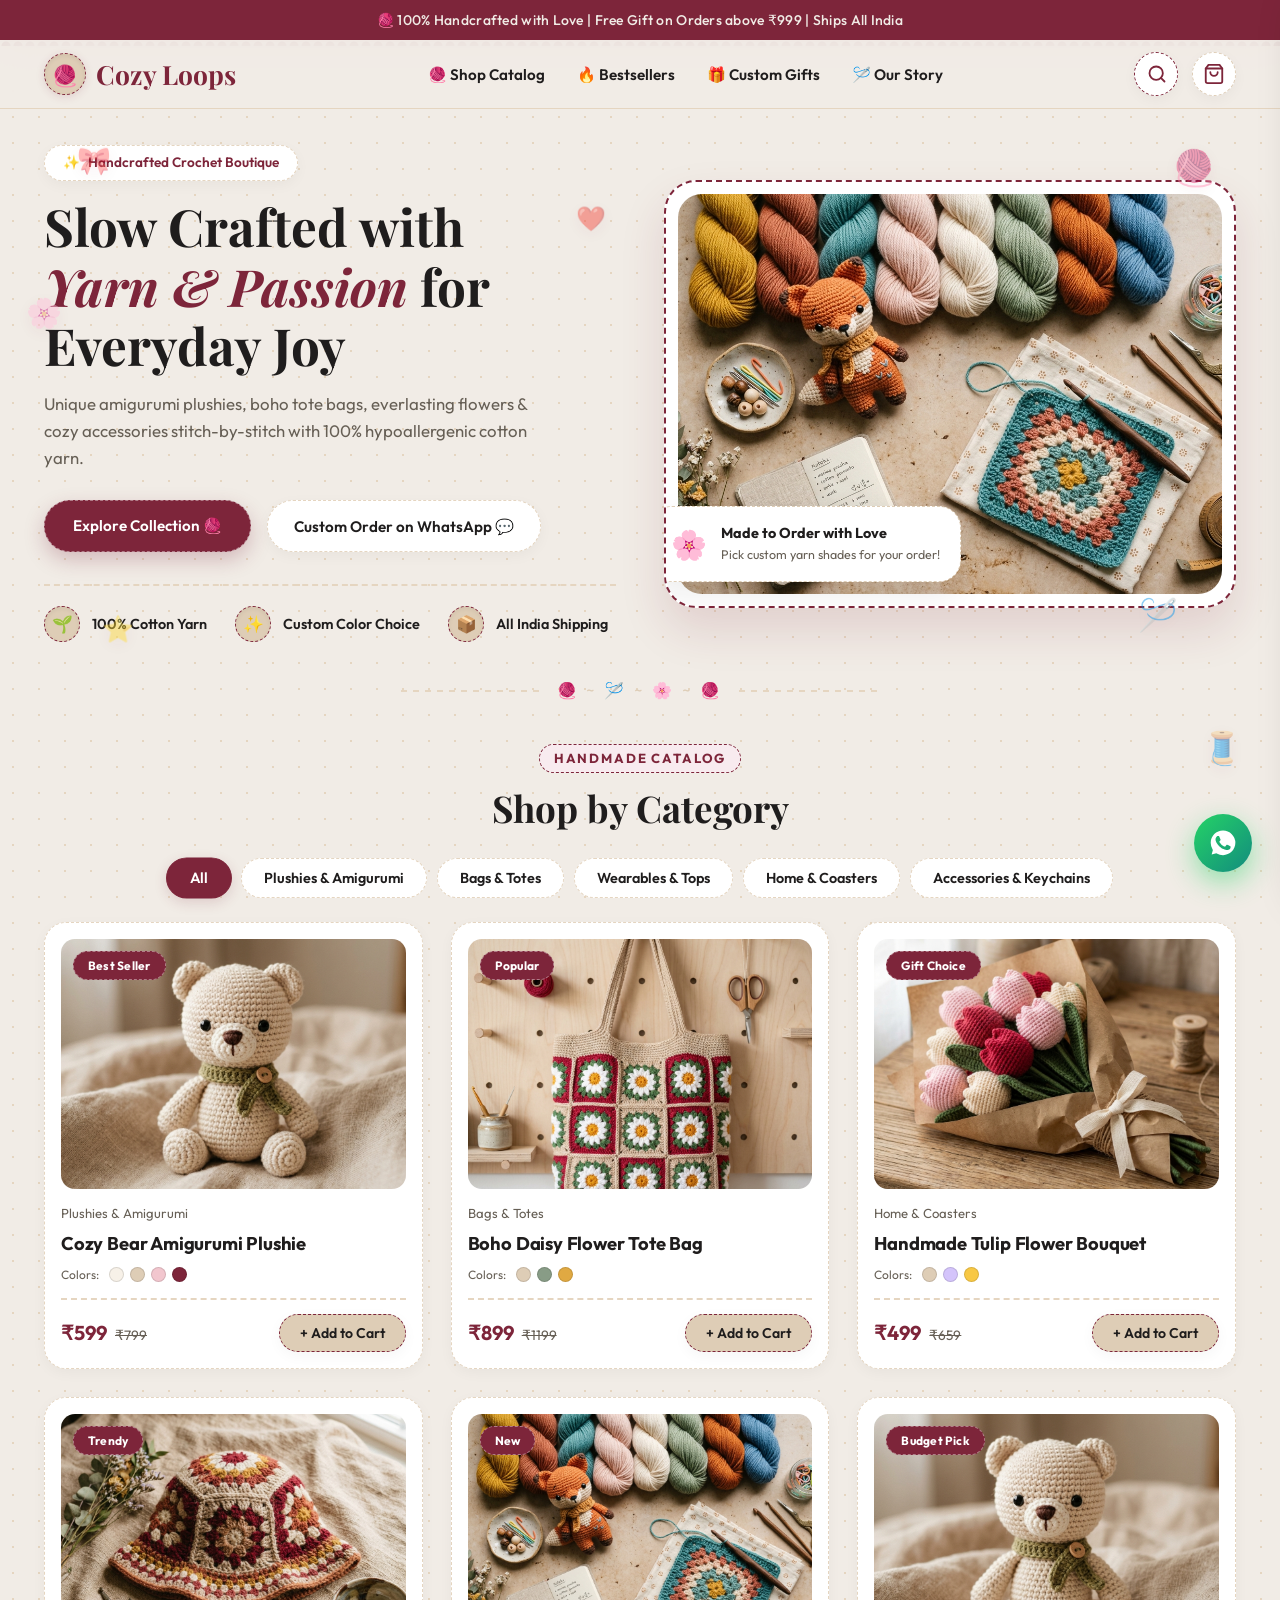
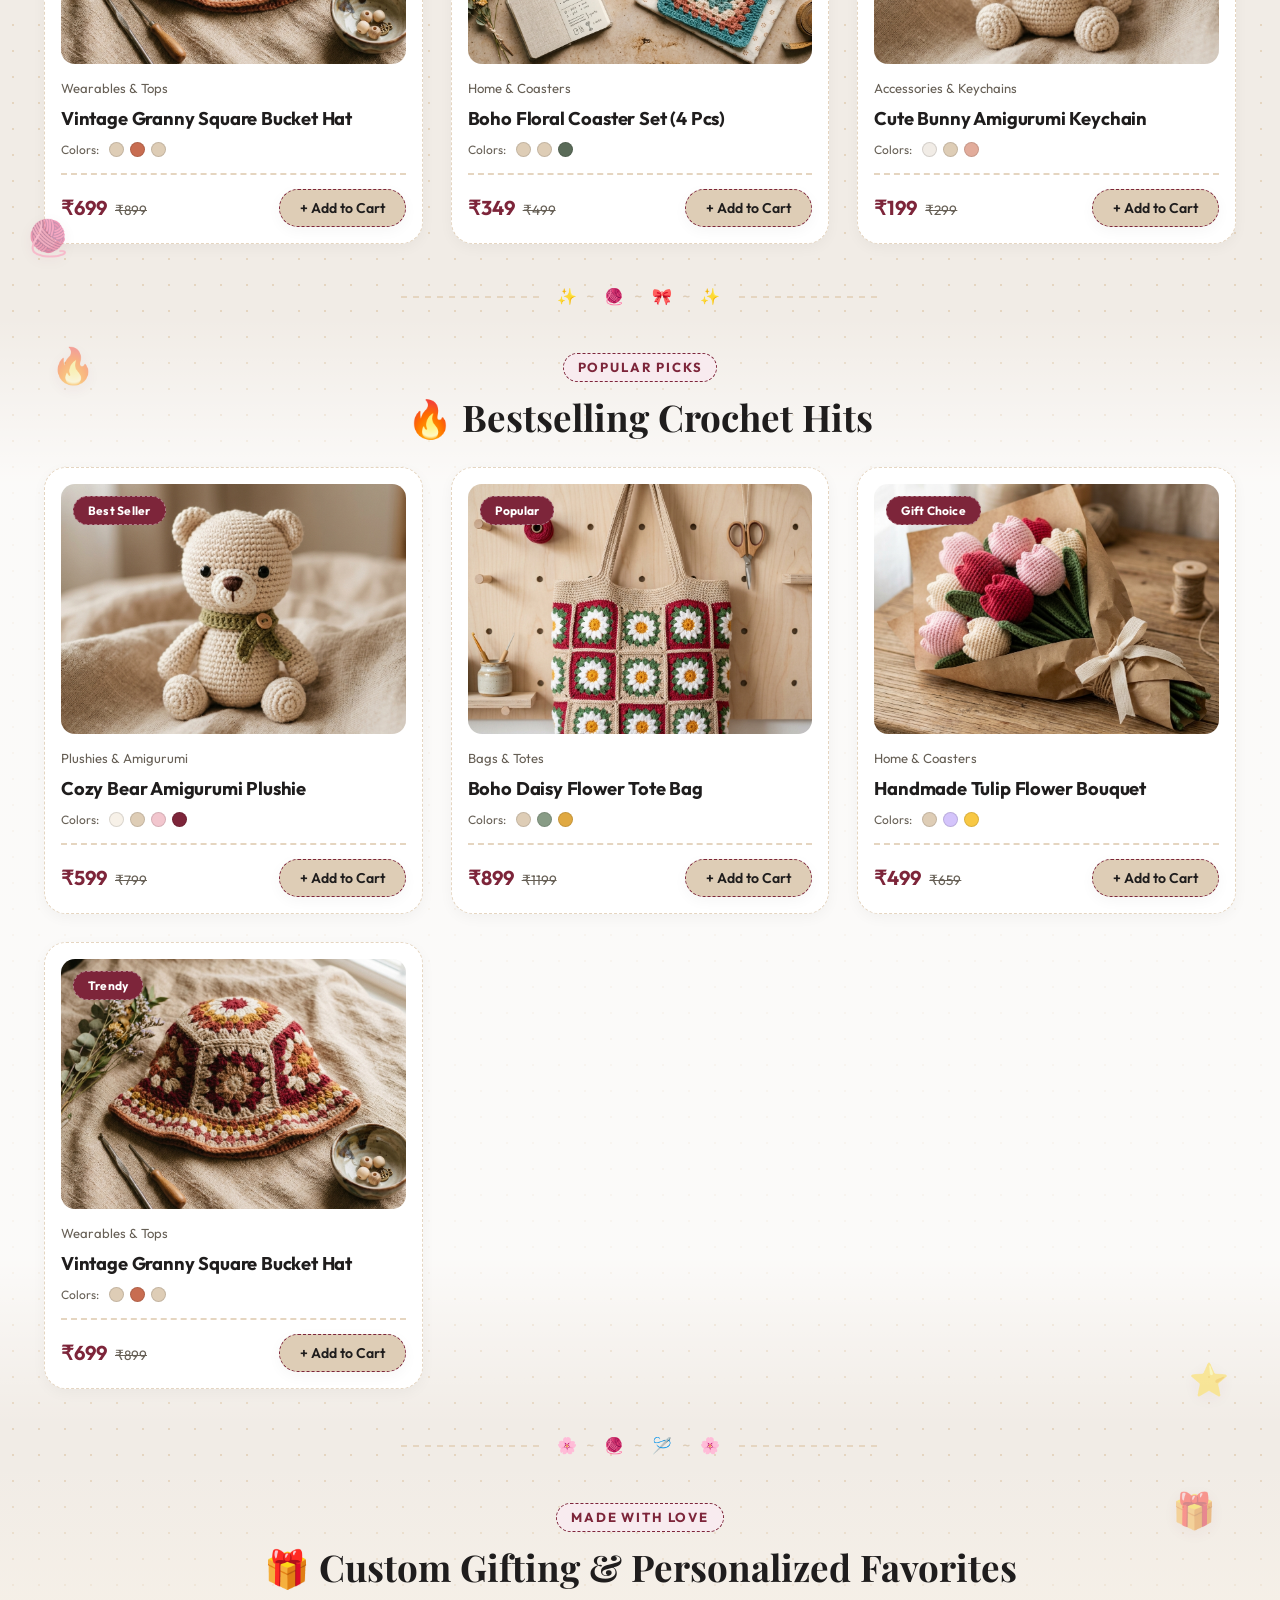
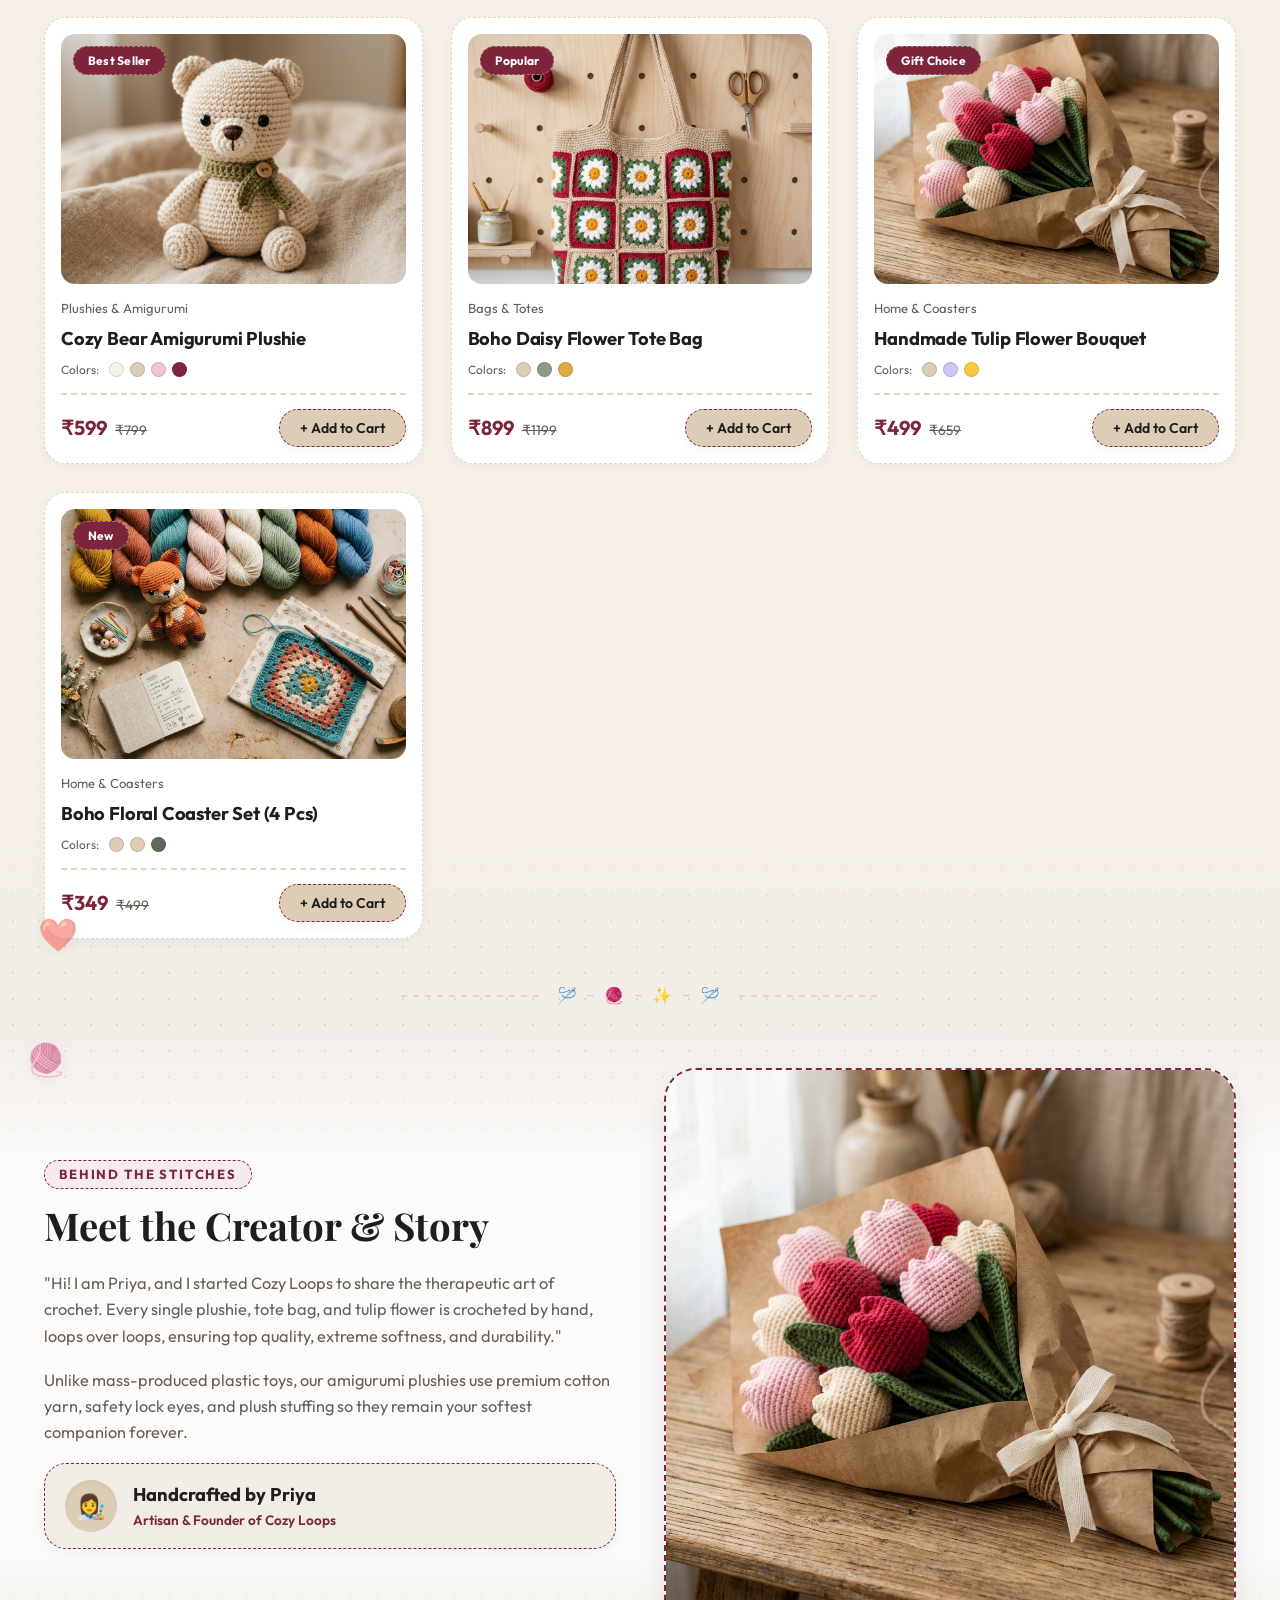
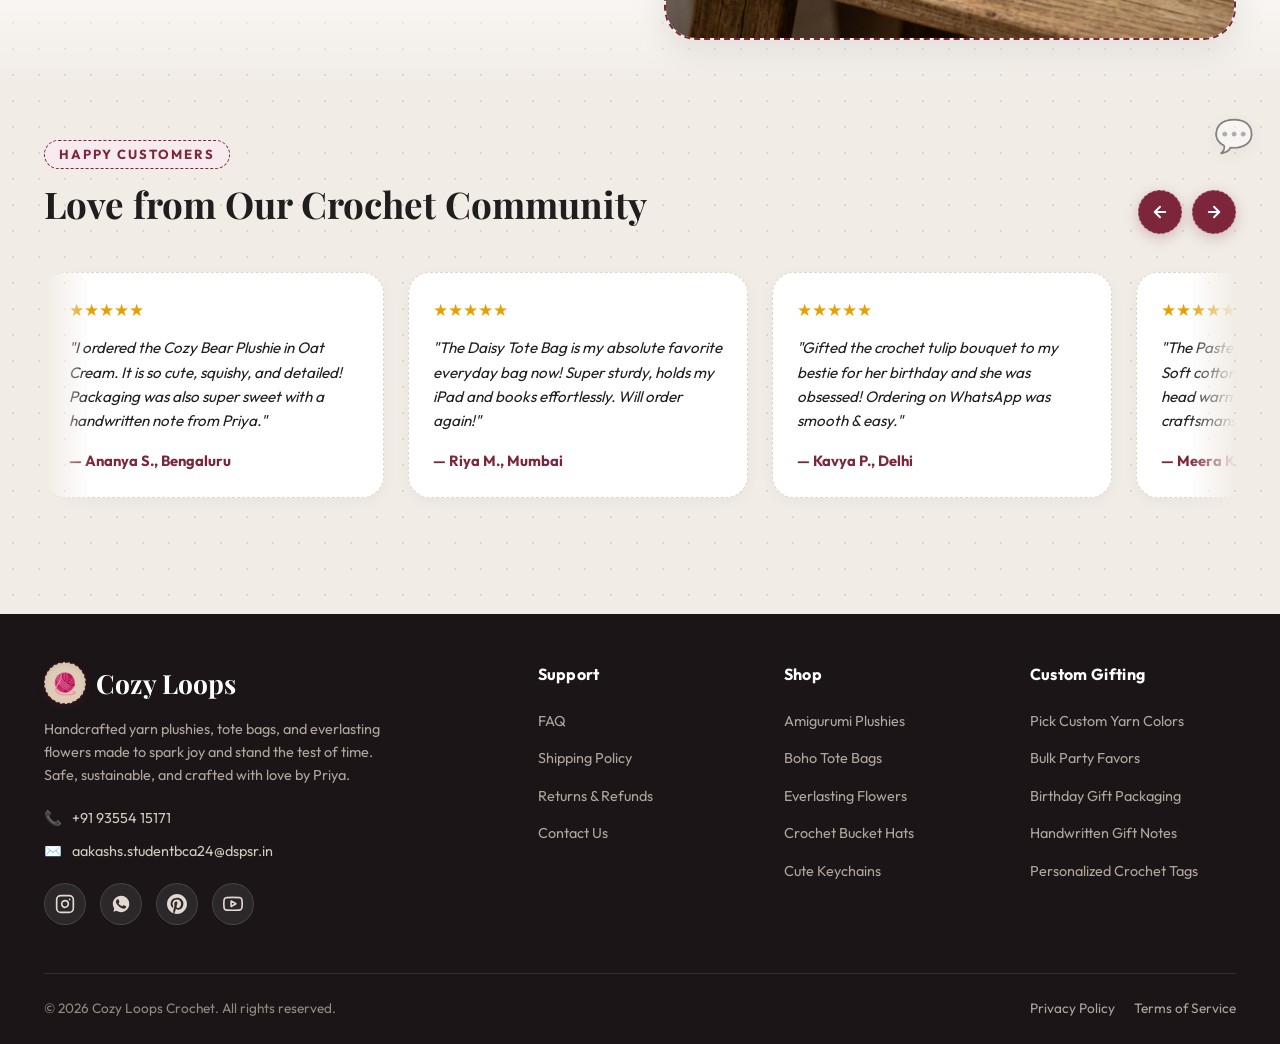
<file: index.html>
<!DOCTYPE html>
<html lang="en">
<head>
  <meta charset="UTF-8">
  <meta name="viewport" content="width=device-width, initial-scale=1.0">
  <title>Cozy Loops Crochet | Handcrafted Amigurumi, Plushies & Boho Accessories</title>
  <meta name="description" content="Boutique handmade crochet products made by Priya with 100% premium cotton yarn. Amigurumi plushies, daisy tote bags, flower bouquets, and custom color orders via WhatsApp.">
  <link rel="stylesheet" href="styles.css">
</head>
<body>

  <!-- Top Announcement Bar with Stitched Scallop Edge -->
  <div class="announcement-bar">
    <span id="announcementText">🧶 100% Handcrafted with Love | Free Gift on Orders above ₹999 | Ships All India</span>
  </div>

  <!-- Main Sticky Navbar -->
  <nav class="navbar">
    <div class="container nav-container">
      <a href="javascript:void(0)" class="brand-logo" onclick="showView('shop')">
        <div class="logo-icon">🧶</div>
        <span>Cozy Loops</span>
      </a>

      <!-- Navigation Links -->
      <ul class="nav-links">
        <li><a href="javascript:void(0)" onclick="scrollToSection('shop')">🧶 Shop Catalog</a></li>
        <li><a href="javascript:void(0)" onclick="scrollToSection('bestsellers')">🔥 Bestsellers</a></li>
        <li><a href="javascript:void(0)" onclick="scrollToSection('custom-gifts')">🎁 Custom Gifts</a></li>
        <li><a href="javascript:void(0)" onclick="scrollToSection('story')">🪡 Our Story</a></li>
      </ul>

      <!-- Header Actions: Expandable Search Capsule + Crisp Vector Cart Icon -->
      <div class="nav-actions">
        <!-- Expandable Search Capsule in Header -->
        <div class="expandable-search-capsule" id="headerSearchCapsule">
          <button class="search-capsule-icon" onclick="toggleHeaderSearch(event)" title="Search Store">
            <svg width="20" height="20" viewBox="0 0 24 24" fill="none" stroke="currentColor" stroke-width="2.2" stroke-linecap="round" stroke-linejoin="round"><circle cx="11" cy="11" r="8"/><line x1="21" y1="21" x2="16.65" y2="16.65"/></svg>
          </button>
          <input type="text" id="headerSearchInput" class="search-capsule-input" placeholder="Search plushies, bags..." oninput="handleSearch(this.value)" />
        </div>

        <!-- Crisp High-Resolution Vector Shopping Bag Cart Icon -->
        <button class="btn-icon" onclick="toggleCartDrawer(true)" aria-label="View Shopping Basket" title="Shopping Basket">
          <svg width="22" height="22" viewBox="0 0 24 24" fill="none" stroke="currentColor" stroke-width="2" stroke-linecap="round" stroke-linejoin="round">
            <path d="M6 2L3 6v14a2 2 0 0 0 2 2h14a2 2 0 0 0 2-2V6l-3-4z"/>
            <line x1="3" y1="6" x2="21" y2="6"/>
            <path d="M16 10a4 4 0 0 1-8 0"/>
          </svg>
          <span class="badge-count" id="cartBadgeCount" style="display: none;">0</span>
        </button>
      </div>
    </div>
  </nav>

  <!-- VIEW 1: Main Homepage & Shop View -->
  <main id="mainShopView">
    <!-- Hero Section with Rich Floating Crochet Motifs -->
    <section class="hero-section">
      <div class="crochet-motif motif-yarn1">🧶</div>
      <div class="crochet-motif motif-flower1">🌸</div>
      <div class="crochet-motif motif-hook1">🪡</div>
      <div class="crochet-motif motif-heart1">❤️</div>
      <div class="crochet-motif motif-bow1">🎀</div>
      <div class="crochet-motif motif-star1">⭐</div>

      <div class="container hero-grid">
        <div class="hero-content">
          <div class="hero-badge">
            <span>✨</span> Handcrafted Crochet Boutique
          </div>
          <h1 class="hero-title">
            Slow Crafted with <span>Yarn & Passion</span> for Everyday Joy
          </h1>
          <p class="hero-subtitle">
            Unique amigurumi plushies, boho tote bags, everlasting flowers & cozy accessories stitch-by-stitch with 100% hypoallergenic cotton yarn.
          </p>

          <div class="hero-ctas">
            <a href="#shop" class="btn-primary">
              <span>Explore Collection 🧶</span>
            </a>
            <button class="btn-secondary" onclick="window.open('https://wa.me/919355415171?text=Hi%20Cozy%20Loops!%20I%20want%20to%20place%20a%20custom%20crochet%20order', '_blank')">
              <span>Custom Order on WhatsApp 💬</span>
            </button>
          </div>

          <div class="trust-badges">
            <div class="trust-item">
              <div class="trust-icon">🌱</div>
              <span>100% Cotton Yarn</span>
            </div>
            <div class="trust-item">
              <div class="trust-icon">✨</div>
              <span>Custom Color Choice</span>
            </div>
            <div class="trust-item">
              <div class="trust-icon">📦</div>
              <span>All India Shipping</span>
            </div>
          </div>
        </div>

        <div class="hero-image-wrapper">
          <div class="hero-img-card">
            <img src="assets/hero.jpg" alt="Cozy Crochet Studio Workspace" class="hero-img">
            <div class="hero-floating-card">
              <div class="floating-icon">🌸</div>
              <div class="floating-info">
                <h4>Made to Order with Love</h4>
                <p>Pick custom yarn shades for your order!</p>
              </div>
            </div>
          </div>
        </div>
      </div>
    </section>

    <!-- Scalloped Knitted Stitch Divider -->
    <div class="knitted-stitch-divider">🧶 ~ 🪡 ~ 🌸 ~ 🧶</div>

    <!-- 1. Dedicated Shop by Category Section -->
    <section class="shop-section" id="shop">
      <div class="crochet-motif" style="top: 10px; right: 3%; font-size: 2rem;">🧵</div>
      <div class="crochet-motif" style="bottom: 10px; left: 2%; font-size: 2.2rem;">🧶</div>

      <div class="container">
        <div class="section-header">
          <span class="section-tag">Handmade Catalog</span>
          <h2 class="section-title">Shop by Category</h2>
        </div>

        <!-- Category Filter Bar -->
        <div class="category-pills-bar">
          <div class="category-pills" id="categoryPillsContainer">
            <!-- Category Pills Rendered Dynamically -->
          </div>
        </div>

        <!-- Products Grid -->
        <div class="products-grid" id="productsGrid">
          <!-- Rendered via js/app.js -->
        </div>
      </div>
    </section>

    <!-- Scalloped Knitted Stitch Divider -->
    <div class="knitted-stitch-divider">✨ ~ 🧶 ~ 🎀 ~ ✨</div>

    <!-- 2. DEDICATED SEPARATE SECTION: Bestsellers -->
    <section class="shop-section bestsellers-section" id="bestsellers">
      <div class="crochet-motif" style="top: 20px; left: 4%; font-size: 2.2rem;">🔥</div>
      <div class="crochet-motif" style="bottom: 20px; right: 4%; font-size: 2rem;">⭐</div>

      <div class="container">
        <div class="section-header">
          <span class="section-tag">Popular Picks</span>
          <h2 class="section-title">🔥 Bestselling Crochet Hits</h2>
        </div>
        <div class="products-grid" id="bestsellersGrid">
          <!-- Rendered via js/app.js -->
        </div>
      </div>
    </section>

    <!-- Scalloped Knitted Stitch Divider -->
    <div class="knitted-stitch-divider">🌸 ~ 🧶 ~ 🪡 ~ 🌸</div>

    <!-- 3. DEDICATED SEPARATE SECTION: Custom Gifts -->
    <section class="shop-section custom-gifts-section" id="custom-gifts">
      <div class="crochet-motif" style="top: 15px; right: 5%; font-size: 2.2rem;">🎁</div>
      <div class="crochet-motif" style="bottom: 15px; left: 3%; font-size: 2rem;">❤️</div>

      <div class="container">
        <div class="section-header">
          <span class="section-tag">Made with Love</span>
          <h2 class="section-title">🎁 Custom Gifting & Personalized Favorites</h2>
        </div>
        <div class="products-grid" id="customGiftsGrid">
          <!-- Rendered via js/app.js -->
        </div>
      </div>
    </section>

    <!-- Scalloped Knitted Stitch Divider -->
    <div class="knitted-stitch-divider">🪡 ~ 🧶 ~ ✨ ~ 🪡</div>

    <!-- Craft Story Section -->
    <section class="story-section" id="story">
      <div class="crochet-motif" style="top: 10px; left: 2%; font-size: 2rem;">🧶</div>

      <div class="container story-grid">
        <div class="story-content">
          <span class="section-tag">Behind the Stitches</span>
          <h2>Meet the Creator & Story</h2>
          <p>
            "Hi! I am Priya, and I started Cozy Loops to share the therapeutic art of crochet. Every single plushie, tote bag, and tulip flower is crocheted by hand, loops over loops, ensuring top quality, extreme softness, and durability."
          </p>
          <p>
            Unlike mass-produced plastic toys, our amigurumi plushies use premium cotton yarn, safety lock eyes, and plush stuffing so they remain your softest companion forever.
          </p>
          <div class="artisan-card">
            <div class="artisan-avatar">👩‍🎨</div>
            <div>
              <h4 style="font-family: var(--font-body); font-weight: 700; font-size: 1.15rem; color: var(--onyx-black);">Handcrafted by Priya</h4>
              <p style="font-size: 0.85rem; color: var(--ruby-velvet); font-weight: 600; margin: 0;">Artisan & Founder of Cozy Loops</p>
            </div>
          </div>
        </div>

        <div style="position: relative;">
          <img src="assets/tulip_bouquet.jpg" alt="Everlasting Crochet Tulips" style="width: 100%; border-radius: var(--radius-lg); border: 2px dashed var(--ruby-velvet); box-shadow: var(--shadow-md);" />
        </div>
      </div>
    </section>

    <!-- Reviews Section with Feathered Edge -->
    <section class="testimonials-section" id="testimonials">
      <div class="crochet-motif" style="top: 10px; right: 2%; font-size: 2rem;">💬</div>

      <div class="container">
        <div class="section-header" style="display: flex; justify-content: space-between; align-items: flex-end; margin-bottom: 28px;">
          <div style="text-align: left;">
            <span class="section-tag">Happy Customers</span>
            <h2 class="section-title">Love from Our Crochet Community</h2>
          </div>
          <div class="carousel-nav-btns">
            <button class="nav-arrow-btn" onclick="scrollReviews(-1)" title="Previous Reviews">
              <svg width="18" height="18" viewBox="0 0 24 24" fill="none" stroke="currentColor" stroke-width="2.5" stroke-linecap="round" stroke-linejoin="round"><line x1="19" y1="12" x2="5" y2="12"/><polyline points="12 19 5 12 12 5"/></svg>
            </button>
            <button class="nav-arrow-btn" onclick="scrollReviews(1)" title="Next Reviews">
              <svg width="18" height="18" viewBox="0 0 24 24" fill="none" stroke="currentColor" stroke-width="2.5" stroke-linecap="round" stroke-linejoin="round"><line x1="5" y1="12" x2="19" y2="12"/><polyline points="12 5 19 12 12 19"/></svg>
            </button>
          </div>
        </div>

        <div class="feather-scroll-container">
          <div class="testimonials-scroll-wrapper" id="testimonialsScrollWrapper">
            <div class="testimonials-scroll-track">
              <div class="testimonial-card">
                <div class="stars">★★★★★</div>
                <p class="testimonial-text">
                  "I ordered the Cozy Bear Plushie in Oat Cream. It is so cute, squishy, and detailed! Packaging was also super sweet with a handwritten note from Priya."
                </p>
                <div class="reviewer-name">— Ananya S., Bengaluru</div>
              </div>

              <div class="testimonial-card">
                <div class="stars">★★★★★</div>
                <p class="testimonial-text">
                  "The Daisy Tote Bag is my absolute favorite everyday bag now! Super sturdy, holds my iPad and books effortlessly. Will order again!"
                </p>
                <div class="reviewer-name">— Riya M., Mumbai</div>
              </div>

              <div class="testimonial-card">
                <div class="stars">★★★★★</div>
                <p class="testimonial-text">
                  "Gifted the crochet tulip bouquet to my bestie for her birthday and she was obsessed! Ordering on WhatsApp was smooth & easy."
                </p>
                <div class="reviewer-name">— Kavya P., Delhi</div>
              </div>

              <div class="testimonial-card">
                <div class="stars">★★★★★</div>
                <p class="testimonial-text">
                  "The Pastel Bucket Hat fits like a dream! Soft cotton yarn that doesn't make your head warm in summer. 10/10 quality craftsmanship."
                </p>
                <div class="reviewer-name">— Meera K., Pune</div>
              </div>

              <div class="testimonial-card">
                <div class="stars">★★★★★</div>
                <p class="testimonial-text">
                  "Got custom colored coasters for my tea setup. Priya helped me pick the prettiest pastel shades on WhatsApp! Amazing experience."
                </p>
                <div class="reviewer-name">— Sneha V., Hyderabad</div>
              </div>

              <div class="testimonial-card">
                <div class="stars">★★★★★</div>
                <p class="testimonial-text">
                  "Cutest plushie keychains ever! My sister and I both got matching bunny keychains for our college backpacks."
                </p>
                <div class="reviewer-name">— Tanvi G., Chandigarh</div>
              </div>

              <div class="testimonial-card">
                <div class="stars">★★★★★</div>
                <p class="testimonial-text">
                  "The finish on the crochet work is so neat! No loose threads anywhere. You can tell how much love Priya puts into each stitch."
                </p>
                <div class="reviewer-name">— Aarav R., Chennai</div>
              </div>

              <div class="testimonial-card">
                <div class="stars">★★★★★</div>
                <p class="testimonial-text">
                  "Bought a custom color tulip bouquet for my anniversary. My wife loved that they never wither! Truly an everlasting gift."
                </p>
                <div class="reviewer-name">— Vikram T., Jaipur</div>
              </div>
            </div>
          </div>
        </div>
      </div>
    </section>
  </main>

  <!-- VIEW 2: FULL-PAGE DEDICATED PRODUCT DETAILS VIEW -->
  <main id="productDetailView" class="full-page-view" style="display: none;">
    <div class="container" style="padding-top: 36px; padding-bottom: 80px;">
      <div id="fullPageProductDetailContainer">
        <!-- Rendered dynamically via js/app.js -->
      </div>
    </div>
  </main>

  <!-- VIEW 3: FULL-PAGE DEDICATED CHECKOUT VIEW -->
  <main id="checkoutView" class="full-page-view" style="display: none;">
    <div class="container" style="padding-top: 40px; padding-bottom: 80px;">
      <div style="margin-bottom: 24px; display: flex; align-items: center; justify-content: space-between;">
        <div>
          <button class="btn-secondary" onclick="showView('shop')" style="padding: 8px 18px; font-size: 0.85rem; margin-bottom: 12px;">
            ← Back to Store
          </button>
          <h1 style="font-family: var(--font-heading); font-size: 2.4rem; color: var(--ruby-velvet);">Complete Your Order 🛍️</h1>
          <p style="font-size: 1rem; color: var(--text-muted);">Fill in your details below to place your order directly via WhatsApp.</p>
        </div>
      </div>

      <div id="fullPageCheckoutContainer">
        <!-- Rendered dynamically via js/app.js -->
      </div>
    </div>
  </main>

  <!-- VIEW 3: FULL-PAGE ORDER SUCCESS & THANK YOU VIEW -->
  <main id="orderSuccessView" class="full-page-view" style="display: none;">
    <div class="container" style="padding-top: 50px; padding-bottom: 100px;">
      <div id="fullPageSuccessContainer">
        <!-- Rendered dynamically via js/app.js -->
      </div>
    </div>
  </main>

  <!-- Redesigned Dark Footer -->
  <footer class="site-footer">
    <div class="container">
      <div class="footer-grid">
        <!-- Column 1: Brand details & contact -->
        <div class="footer-brand">
          <div class="brand-logo" style="margin-bottom: 14px;">
            <div class="logo-icon">🧶</div>
            <span style="color: var(--white);">Cozy Loops</span>
          </div>
          <p>Handcrafted yarn plushies, tote bags, and everlasting flowers made to spark joy and stand the test of time. Safe, sustainable, and crafted with love by Priya.</p>
          
          <div class="footer-contact-item">
            <span>📞</span> +91 93554 15171
          </div>
          <div class="footer-contact-item">
            <span>✉️</span> aakashs.studentbca24@dspsr.in
          </div>

          <div class="footer-socials">
            <a href="https://instagram.com" target="_blank" class="social-icon-btn" title="Instagram">
              <svg width="20" height="20" viewBox="0 0 24 24" fill="none" stroke="currentColor" stroke-width="2" stroke-linecap="round" stroke-linejoin="round"><rect x="2" y="2" width="20" height="20" rx="5" ry="5"/><path d="M16 11.37A4 4 0 1 1 12.63 8 4 4 0 0 1 16 11.37z"/><line x1="17.5" y1="6.5" x2="17.51" y2="6.5"/></svg>
            </a>
            <a href="https://wa.me/919355415171" target="_blank" class="social-icon-btn" title="WhatsApp">
              <svg width="20" height="20" viewBox="0 0 24 24" fill="currentColor"><path d="M17.472 14.382c-.297-.149-1.758-.867-2.03-.967-.273-.099-.471-.148-.67.15-.197.297-.767.966-.94 1.164-.173.199-.347.223-.644.075-.297-.15-1.255-.463-2.39-1.475-.883-.788-1.48-1.761-1.653-2.059-.173-.297-.018-.458.13-.606.134-.133.298-.347.446-.52.149-.174.198-.298.298-.497.099-.198.05-.371-.025-.52-.075-.149-.669-1.612-.916-2.207-.242-.579-.487-.501-.669-.51l-.57-.01c-.198 0-.52.074-.792.372s-1.04 1.016-1.04 2.479 1.065 2.876 1.213 3.074c.149.198 2.095 3.2 5.076 4.487.709.306 1.263.489 1.694.626.712.226 1.36.194 1.872.118.571-.085 1.758-.719 2.006-1.413.248-.695.248-1.29.173-1.414-.074-.124-.272-.198-.57-.347m-5.421 7.403h-.004a9.87 9.87 0 01-5.031-1.378l-.361-.214-3.741.982.998-3.648-.235-.374a9.86 9.86 0 01-1.51-5.26c0-5.445 4.43-9.875 9.877-9.875 2.636 0 5.115 1.028 6.974 2.888a9.816 9.816 0 012.878 6.98c0 5.446-4.43 9.876-9.876 9.876"/></svg>
            </a>
            <a href="https://pinterest.com" target="_blank" class="social-icon-btn" title="Pinterest">
              <svg width="20" height="20" viewBox="0 0 24 24" fill="currentColor"><path d="M12.017 0C5.396 0 .029 5.367.029 11.987c0 5.079 3.158 9.417 7.618 11.162-.105-.949-.199-2.403.041-3.439.219-.937 1.406-5.957 1.406-5.957s-.359-.72-.359-1.781c0-1.663.967-2.911 2.168-2.911 1.024 0 1.518.769 1.518 1.688 0 1.029-.653 2.567-.992 3.992-.285 1.193.6 2.165 1.775 2.165 2.128 0 3.768-2.245 3.768-5.487 0-2.861-2.063-4.869-5.008-4.869-3.41 0-5.409 2.562-5.409 5.199 0 1.033.394 2.143.889 2.741.099.12.112.225.085.345-.09.375-.293 1.199-.334 1.363-.053.225-.172.271-.401.165-1.495-.69-2.433-2.878-2.433-4.646 0-3.776 2.748-7.252 7.92-7.252 4.158 0 7.392 2.967 7.392 6.923 0 4.135-2.607 7.462-6.233 7.462-1.214 0-2.354-.629-2.758-1.379l-.749 2.848c-.269 1.045-1.004 2.352-1.498 3.146 1.123.345 2.306.535 3.55.535 6.607 0 11.985-5.365 11.985-11.987C23.97 5.367 18.62 0 12.017 0z"/></svg>
            </a>
            <a href="https://youtube.com" target="_blank" class="social-icon-btn" title="YouTube">
              <svg width="20" height="20" viewBox="0 0 24 24" fill="none" stroke="currentColor" stroke-width="2" stroke-linecap="round" stroke-linejoin="round"><path d="M22.54 6.42a2.78 2.78 0 0 0-1.94-2C18.88 4 12 4 12 4s-6.88 0-8.6.46a2.78 2.78 0 0 0-1.94 2A29 29 0 0 0 1 11.75a29 29 0 0 0 .46 5.33A2.78 2.78 0 0 0 3.4 19c1.72.46 8.6.46 8.6.46s6.88 0 8.6-.46a2.78 2.78 0 0 0 1.94-2 29 29 0 0 0 .46-5.25 29 29 0 0 0-.46-5.33z"/><polygon points="9.75 15.02 15.5 11.75 9.75 8.48 9.75 15.02"/></svg>
            </a>
          </div>
        </div>

        <!-- Column 2: Support links -->
        <div>
          <div class="footer-col-title">Support</div>
          <ul class="footer-menu">
            <li><a href="javascript:void(0)" onclick="openPolicyModal('faq')">FAQ</a></li>
            <li><a href="javascript:void(0)" onclick="openPolicyModal('shipping')">Shipping Policy</a></li>
            <li><a href="javascript:void(0)" onclick="openPolicyModal('returns')">Returns & Refunds</a></li>
            <li><a href="javascript:void(0)" onclick="openPolicyModal('contact')">Contact Us</a></li>
          </ul>
        </div>

        <!-- Column 3: Shop Categories -->
        <div>
          <div class="footer-col-title">Shop</div>
          <ul class="footer-menu">
            <li><a href="javascript:void(0)" onclick="scrollToSection('shop', 'Plushies & Amigurumi')">Amigurumi Plushies</a></li>
            <li><a href="javascript:void(0)" onclick="scrollToSection('shop', 'Bags & Totes')">Boho Tote Bags</a></li>
            <li><a href="javascript:void(0)" onclick="scrollToSection('shop', 'Home & Coasters')">Everlasting Flowers</a></li>
            <li><a href="javascript:void(0)" onclick="scrollToSection('shop', 'Wearables & Tops')">Crochet Bucket Hats</a></li>
            <li><a href="javascript:void(0)" onclick="scrollToSection('shop', 'Accessories & Keychains')">Cute Keychains</a></li>
          </ul>
        </div>

        <!-- Column 4: Custom Gifting -->
        <div>
          <div class="footer-col-title">Custom Gifting</div>
          <ul class="footer-menu">
            <li><a href="javascript:void(0)" onclick="scrollToSection('story')">Pick Custom Yarn Colors</a></li>
            <li><a href="javascript:void(0)" onclick="scrollToSection('story')">Bulk Party Favors</a></li>
            <li><a href="javascript:void(0)" onclick="scrollToSection('story')">Birthday Gift Packaging</a></li>
            <li><a href="javascript:void(0)" onclick="scrollToSection('story')">Handwritten Gift Notes</a></li>
            <li><a href="javascript:void(0)" onclick="scrollToSection('story')">Personalized Crochet Tags</a></li>
          </ul>
        </div>
      </div>

      <!-- Bottom Bar -->
      <div class="footer-bottom-bar">
        <div>© 2026 Cozy Loops Crochet. All rights reserved.</div>
        <div>
          <a href="javascript:void(0)" class="policy-link" style="margin-right: 16px;" onclick="openPolicyModal('privacy')">Privacy Policy</a>
          <a href="javascript:void(0)" class="policy-link" onclick="openPolicyModal('terms')">Terms of Service</a>
        </div>
      </div>
    </div>
  </footer>

  <!-- Official WhatsApp Circular Floating Button -->
  <a href="https://wa.me/919355415171?text=Hi%20Cozy%20Loops!%20I%20want%20to%20place%20an%20order" target="_blank" class="whatsapp-float-btn" title="Chat on WhatsApp">
    <svg width="30" height="30" viewBox="0 0 24 24" fill="currentColor"><path d="M17.472 14.382c-.297-.149-1.758-.867-2.03-.967-.273-.099-.471-.148-.67.15-.197.297-.767.966-.94 1.164-.173.199-.347.223-.644.075-.297-.15-1.255-.463-2.39-1.475-.883-.788-1.48-1.761-1.653-2.059-.173-.297-.018-.458.13-.606.134-.133.298-.347.446-.52.149-.174.198-.298.298-.497.099-.198.05-.371-.025-.52-.075-.149-.669-1.612-.916-2.207-.242-.579-.487-.501-.669-.51l-.57-.01c-.198 0-.52.074-.792.372s-1.04 1.016-1.04 2.479 1.065 2.876 1.213 3.074c.149.198 2.095 3.2 5.076 4.487.709.306 1.263.489 1.694.626.712.226 1.36.194 1.872.118.571-.085 1.758-.719 2.006-1.413.248-.695.248-1.29.173-1.414-.074-.124-.272-.198-.57-.347m-5.421 7.403h-.004a9.87 9.87 0 01-5.031-1.378l-.361-.214-3.741.982.998-3.648-.235-.374a9.86 9.86 0 01-1.51-5.26c0-5.445 4.43-9.875 9.877-9.875 2.636 0 5.115 1.028 6.974 2.888a9.816 9.816 0 012.878 6.98c0 5.446-4.43 9.876-9.876 9.876"/></svg>
  </a>

  <!-- Slide-Over Cart Drawer -->
  <div class="cart-drawer-overlay" id="cartDrawerOverlay" onclick="toggleCartDrawer(false)"></div>
  <div class="cart-drawer" id="cartDrawer">
    <div class="drawer-header">
      <h3>Your Yarn Basket 🧶</h3>
      <button class="modal-close" onclick="toggleCartDrawer(false)">&times;</button>
    </div>
    <div class="drawer-body" id="cartDrawerBody">
      <!-- Cart Items Rendered Here -->
    </div>
    <div class="drawer-footer" id="cartDrawerFooter">
      <div class="subtotal-row">
        <span>Subtotal</span>
        <span id="cartSubtotal">₹0</span>
      </div>
      <button class="btn-primary" style="width: 100%; justify-content: center;" onclick="openCheckoutPage()">
        Proceed to Checkout 🚀
      </button>
    </div>
  </div>

  <!-- Quick View Modal Overlay -->
  <div class="modal-overlay" id="quickViewOverlay">
    <div class="modal-card" id="quickViewContent">
      <!-- Content populated dynamically -->
    </div>
  </div>

  <!-- Policy Modals Overlay -->
  <div class="modal-overlay" id="policyOverlay">
    <div class="modal-card" id="policyContent">
      <!-- Content populated dynamically -->
    </div>
  </div>



  <!-- JavaScript Files -->
  <script src="js/products.js"></script>
  <script src="js/cart.js"></script>
  <script src="js/admin.js"></script>
  <script src="js/app.js"></script>

</body>
</html>
</file>
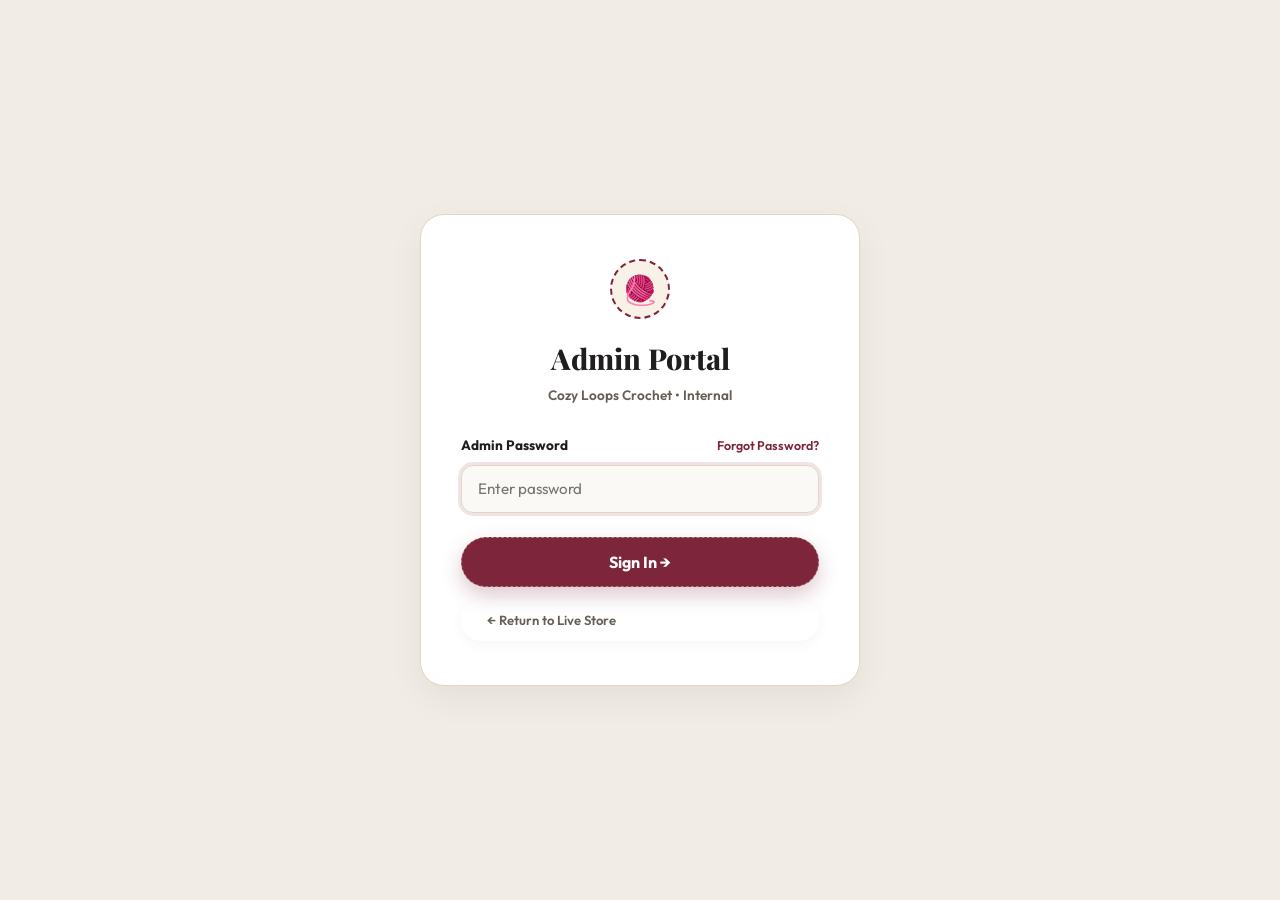
<file: admin.html>
<!DOCTYPE html>
<html lang="en">
<head>
  <meta charset="UTF-8">
  <meta name="viewport" content="width=device-width, initial-scale=1.0">
  <title>Admin Dashboard | Cozy Loops Crochet</title>
  
  <!-- Modern Google Fonts -->
  <link rel="preconnect" href="https://fonts.googleapis.com">
  <link rel="preconnect" href="https://fonts.gstatic.com" crossorigin>
  <link href="https://fonts.googleapis.com/css2?family=Inter:wght@400;500;600;700;800&family=Outfit:wght@500;600;700;800&display=swap" rel="stylesheet">
  
  <!-- CSS Styles -->
  <link rel="stylesheet" href="styles.css">
  
  <style>
    body {
      margin: 0;
      padding: 0;
      background: var(--porcelain-white);
      font-family: var(--font-body);
      color: var(--onyx-black);
    }
  </style>
</head>
<body>

  <!-- DEDICATED FULL-PAGE ADMIN VIEWPORT -->
  <div id="adminView" style="min-height: 100vh; background: var(--porcelain-white);"></div>

  <!-- Toast Notification Container -->
  <div id="toast" class="toast-notification"></div>

  <!-- JavaScript Modules -->
  <script src="js/products.js"></script>
  <script src="js/cart.js"></script>
  <script src="js/admin.js"></script>
  
  <script>
    document.addEventListener('DOMContentLoaded', () => {
      if (window.adminDashboard) {
        window.adminDashboard.renderAdminView();
      }
    });
  </script>

</body>
</html>
</file>
<file: styles.css>
/* ==========================================================================
   Cozy Loops Crochet - Custom Design System & Ultra-Smooth Aesthetics
   Color Palette: Porcelain White, Sandstone, Ruby Velvet, Onyx Black
   Soft Dual-Edge Feather Blended Sections
   ========================================================================== */

@import url('https://fonts.googleapis.com/css2?family=Outfit:wght@300;400;500;600;700&family=Playfair+Display:ital,wght@0,500;0,600;0,700;1,400&display=swap');

:root {
  /* User-Defined Color Tokens */
  --porcelain-white: #F1ECE6;
  --sandstone: #DECDB6;
  --sandstone-light: #F7F1E8;
  --sandstone-border: #E5D5C0;
  --ruby-velvet: #7D253A;
  --ruby-velvet-light: #F8EBEF;
  --ruby-velvet-hover: #631B2C;
  --onyx-black: #1F1D1D;
  --dark-footer-bg: #1B1517;
  --text-muted: #665F55;
  --white: #FFFFFF;

  /* Fonts */
  --font-heading: 'Playfair Display', Georgia, serif;
  --font-body: 'Outfit', -apple-system, BlinkMacSystemFont, sans-serif;

  /* Shadows & Effects */
  --shadow-sm: 0 4px 14px rgba(31, 29, 29, 0.04);
  --shadow-md: 0 12px 32px rgba(31, 29, 29, 0.08);
  --shadow-lg: 0 22px 45px rgba(125, 37, 58, 0.14);
  --glass-bg: rgba(241, 236, 230, 0.92);
  --radius-sm: 14px;
  --radius-md: 22px;
  --radius-lg: 32px;
  --radius-full: 9999px;
  --smooth-easing: cubic-bezier(0.16, 1, 0.3, 1);
  --transition: all 0.35s cubic-bezier(0.16, 1, 0.3, 1);
}

/* Reset & Base Styles */
html {
  scroll-behavior: auto;
}

* {
  box-sizing: border-box;
  margin: 0;
  padding: 0;
}

body {
  font-family: var(--font-body);
  background-color: var(--porcelain-white);
  /* Crochet Knitted Dot Pattern Grid Overlay */
  background-image: radial-gradient(var(--sandstone-border) 1.4px, transparent 1.4px);
  background-size: 26px 26px;
  background-position: 0 0;
  color: var(--onyx-black);
  line-height: 1.6;
  overflow-x: hidden;
  min-height: 100vh;
}

a {
  color: inherit;
  text-decoration: none !important;
}

button {
  cursor: pointer;
  border: none;
  background: none;
  font-family: inherit;
  text-decoration: none !important;
}

img {
  max-width: 100%;
  display: block;
}

/* Container */
.container {
  max-width: 1240px;
  margin: 0 auto;
  padding: 0 24px;
  position: relative;
}

/* Compact Scalloped Knitted Section Separator Border */
.knitted-stitch-divider {
  text-align: center;
  margin: 8px 0;
  font-size: 1rem;
  color: var(--sandstone);
  letter-spacing: 0.2em;
  user-select: none;
  display: flex;
  align-items: center;
  justify-content: center;
  gap: 16px;
}

.knitted-stitch-divider::before,
.knitted-stitch-divider::after {
  content: '';
  height: 2px;
  flex: 1;
  max-width: 140px;
  background: repeating-linear-gradient(to right, var(--sandstone-border) 0 6px, transparent 6px 12px);
}

/* Top Announcement Bar with Stitched Scallop Bottom */
.announcement-bar {
  background-color: var(--ruby-velvet);
  color: var(--porcelain-white);
  font-size: 0.875rem;
  font-weight: 500;
  padding: 9px 16px;
  text-align: center;
  letter-spacing: 0.02em;
  display: flex;
  justify-content: center;
  align-items: center;
  gap: 12px;
  position: relative;
  box-shadow: 0 2px 8px rgba(125, 37, 58, 0.25);
}

.announcement-bar::after {
  content: '';
  position: absolute;
  bottom: -6px;
  left: 0;
  width: 100%;
  height: 6px;
  background-image: radial-gradient(circle, var(--ruby-velvet) 4px, transparent 5px);
  background-size: 12px 12px;
  background-repeat: repeat-x;
}

/* Main Navbar */
.navbar {
  position: sticky;
  top: 0;
  z-index: 100;
  background: var(--glass-bg);
  backdrop-filter: blur(16px);
  -webkit-backdrop-filter: blur(16px);
  border-bottom: 1px solid var(--sandstone-border);
  padding: 12px 0;
  transition: var(--transition);
}

.nav-container {
  display: flex;
  justify-content: space-between;
  align-items: center;
}

.brand-logo {
  display: flex;
  align-items: center;
  gap: 10px;
  font-family: var(--font-heading);
  font-size: 1.65rem;
  font-weight: 700;
  color: var(--ruby-velvet);
  transition: var(--transition);
  text-decoration: none !important;
}

.brand-logo:hover {
  transform: scale(1.03);
  text-decoration: none !important;
}

.brand-logo .logo-icon {
  width: 42px;
  height: 42px;
  background: var(--sandstone);
  border-radius: 50%;
  display: flex;
  align-items: center;
  justify-content: center;
  font-size: 1.3rem;
  box-shadow: inset 0 2px 4px rgba(0,0,0,0.06), 0 2px 8px rgba(125, 37, 58, 0.15);
  border: 1px dashed var(--ruby-velvet);
}

.nav-links {
  display: flex;
  align-items: center;
  gap: 32px;
  list-style: none;
}

.nav-links a {
  font-weight: 600;
  font-size: 0.95rem;
  color: var(--onyx-black);
  position: relative;
  transition: var(--transition);
  padding: 4px 0;
  text-decoration: none !important;
}

.nav-links a::after {
  content: '';
  position: absolute;
  bottom: 0;
  left: 50%;
  width: 0;
  height: 2px;
  background: var(--ruby-velvet);
  transition: var(--transition);
  transform: translateX(-50%);
  border-radius: 2px;
}

.nav-links a:hover::after,
.nav-links a.active::after {
  width: 100%;
}

.nav-links a:hover,
.nav-links a.active {
  color: var(--ruby-velvet);
  text-decoration: none !important;
}

.nav-actions {
  display: flex;
  align-items: center;
  gap: 14px;
}

/* Expandable Header Search Capsule Button */
.expandable-search-capsule {
  position: relative;
  display: inline-flex;
  align-items: center;
  background: var(--white);
  border: 1.5px dashed var(--ruby-velvet);
  border-radius: var(--radius-full);
  width: 44px;
  height: 44px;
  overflow: hidden;
  transition: all 0.35s cubic-bezier(0.16, 1, 0.3, 1);
  box-shadow: var(--shadow-sm);
  flex-shrink: 0;
}

.expandable-search-capsule.expanded {
  width: 250px;
  border-style: solid;
  border-color: var(--ruby-velvet);
  box-shadow: 0 4px 16px rgba(125, 37, 58, 0.16);
}

.search-capsule-icon {
  width: 44px;
  height: 44px;
  border-radius: 50%;
  display: flex;
  align-items: center;
  justify-content: center;
  color: var(--ruby-velvet);
  flex-shrink: 0;
  transition: var(--transition);
}

.search-capsule-icon:hover {
  background: var(--sandstone-light);
}

.expandable-search-capsule.expanded .search-capsule-icon {
  color: var(--ruby-velvet);
}

.search-capsule-input {
  border: none;
  outline: none;
  background: transparent;
  width: 100%;
  padding-right: 14px;
  font-family: inherit;
  font-size: 0.9rem;
  color: var(--onyx-black);
  opacity: 0;
  transition: opacity 0.25s ease;
}

.expandable-search-capsule.expanded .search-capsule-input {
  opacity: 1;
}

/* Crisp Vector Shopping Bag Cart Button */
.btn-icon {
  position: relative;
  width: 44px;
  height: 44px;
  border-radius: 50%;
  background: var(--white);
  border: 1.5px dashed var(--sandstone);
  display: flex;
  align-items: center;
  justify-content: center;
  color: var(--ruby-velvet);
  transition: var(--transition);
  box-shadow: var(--shadow-sm);
  text-decoration: none !important;
}

.btn-icon svg {
  stroke: var(--ruby-velvet);
  transition: var(--transition);
}

.btn-icon:hover {
  background: var(--ruby-velvet);
  border-style: solid;
  border-color: var(--ruby-velvet);
  transform: translateY(-2px) scale(1.06);
  box-shadow: 0 6px 18px rgba(125, 37, 58, 0.3);
}

.btn-icon:hover svg {
  stroke: var(--white);
}

.badge-count {
  position: absolute;
  top: -4px;
  right: -4px;
  background: var(--ruby-velvet);
  color: var(--white);
  font-size: 0.75rem;
  font-weight: 700;
  width: 20px;
  height: 20px;
  border-radius: 50%;
  display: flex;
  align-items: center;
  justify-content: center;
  border: 2px solid var(--white);
}

/* Primary Button */
.btn-primary {
  background: var(--ruby-velvet);
  color: var(--white);
  padding: 13px 28px;
  border-radius: var(--radius-full);
  font-weight: 600;
  font-size: 0.95rem;
  display: inline-flex;
  align-items: center;
  gap: 8px;
  box-shadow: 0 8px 20px rgba(125, 37, 58, 0.25);
  transition: var(--transition);
  border: 1px dashed rgba(255,255,255,0.4);
  text-decoration: none !important;
}

.btn-primary:hover {
  background: var(--ruby-velvet-hover);
  transform: translateY(-3px) scale(1.02);
  box-shadow: 0 12px 28px rgba(125, 37, 58, 0.35);
  text-decoration: none !important;
}

.btn-secondary {
  background: var(--white);
  color: var(--onyx-black);
  border: 1.5px dashed var(--sandstone-border);
  padding: 13px 26px;
  border-radius: var(--radius-full);
  font-weight: 600;
  font-size: 0.95rem;
  display: inline-flex;
  align-items: center;
  gap: 8px;
  transition: var(--transition);
  box-shadow: var(--shadow-sm);
  text-decoration: none !important;
}

.btn-secondary:hover {
  background: var(--sandstone-light);
  border-color: var(--sandstone);
  transform: translateY(-3px);
  box-shadow: var(--shadow-md);
  text-decoration: none !important;
}

/* Full Page Views */
.full-page-view {
  animation: pageFadeIn 0.4s ease;
}

@keyframes pageFadeIn {
  from { opacity: 0; transform: translateY(10px); }
  to { opacity: 1; transform: translateY(0); }
}

/* Decorative Floating Crochet Motifs Across ALL Sections */
.crochet-motif {
  position: absolute;
  pointer-events: none;
  z-index: 2;
  opacity: 0.45;
  user-select: none;
  animation: floatMotif 6s infinite ease-in-out;
  filter: drop-shadow(0 4px 8px rgba(125, 37, 58, 0.12));
}

.motif-yarn1 { top: 30px; right: 5%; font-size: 2.2rem; animation-delay: 0s; }
.motif-flower1 { top: 180px; left: 2%; font-size: 1.8rem; animation-delay: 1.5s; }
.motif-hook1 { bottom: 30px; right: 8%; font-size: 2rem; animation-delay: 3s; }
.motif-heart1 { top: 90px; left: 45%; font-size: 1.5rem; animation-delay: 2s; }
.motif-bow1 { top: 30px; left: 6%; font-size: 1.7rem; animation-delay: 2.5s; }
.motif-star1 { bottom: 20px; left: 8%; font-size: 1.6rem; animation-delay: 1s; }

@keyframes floatMotif {
  0% { transform: translateY(0px) rotate(0deg) scale(1); }
  50% { transform: translateY(-16px) rotate(10deg) scale(1.06); }
  100% { transform: translateY(0px) rotate(0deg) scale(1); }
}

/* Compact Hero Section */
.hero-section {
  padding: 36px 0 28px;
  position: relative;
}

.hero-grid {
  display: grid;
  grid-template-columns: 1fr 1fr;
  gap: 48px;
  align-items: center;
}

.hero-badge {
  display: inline-flex;
  align-items: center;
  gap: 8px;
  background: var(--white);
  border: 1.5px dashed var(--sandstone-border);
  padding: 6px 18px;
  border-radius: var(--radius-full);
  font-size: 0.85rem;
  font-weight: 600;
  color: var(--ruby-velvet);
  margin-bottom: 16px;
  box-shadow: var(--shadow-sm);
}

.hero-title {
  font-family: var(--font-heading);
  font-size: 3.2rem;
  line-height: 1.16;
  font-weight: 700;
  color: var(--onyx-black);
  margin-bottom: 16px;
}

.hero-title span {
  color: var(--ruby-velvet);
  font-style: italic;
  position: relative;
  display: inline-block;
}

.hero-subtitle {
  font-size: 1.05rem;
  color: var(--text-muted);
  margin-bottom: 28px;
  max-width: 500px;
}

.hero-ctas {
  display: flex;
  gap: 16px;
  margin-bottom: 32px;
}

.trust-badges {
  display: flex;
  gap: 28px;
  border-top: 2px dashed var(--sandstone-border);
  padding-top: 20px;
}

.trust-item {
  display: flex;
  align-items: center;
  gap: 12px;
  font-size: 0.9rem;
  font-weight: 600;
  color: var(--onyx-black);
  transition: var(--transition);
}

.trust-item:hover {
  transform: translateY(-2px);
  color: var(--ruby-velvet);
}

.trust-icon {
  width: 36px;
  height: 36px;
  background: var(--sandstone);
  border-radius: 50%;
  display: flex;
  align-items: center;
  justify-content: center;
  font-size: 1.05rem;
  color: var(--ruby-velvet);
  box-shadow: inset 0 2px 4px rgba(0,0,0,0.05);
  border: 1px dashed var(--ruby-velvet);
}

.hero-image-wrapper {
  position: relative;
}

.hero-img-card {
  background: var(--white);
  border: 2px dashed var(--ruby-velvet);
  border-radius: var(--radius-lg);
  padding: 12px;
  box-shadow: var(--shadow-lg);
  position: relative;
  overflow: hidden;
  transition: var(--transition);
}

.hero-img-card:hover {
  transform: translateY(-4px);
}

.hero-img {
  width: 100%;
  height: 400px;
  object-fit: cover;
  border-radius: calc(var(--radius-lg) - 8px);
  transition: transform 0.6s var(--smooth-easing);
}

.hero-img-card:hover .hero-img {
  transform: scale(1.03);
}

.hero-floating-card {
  position: absolute;
  bottom: 24px;
  left: -16px;
  background: var(--white);
  border: 1.5px dashed var(--sandstone);
  border-radius: var(--radius-md);
  padding: 14px 20px;
  display: flex;
  align-items: center;
  gap: 14px;
  box-shadow: var(--shadow-md);
}

.floating-icon {
  font-size: 1.8rem;
}

.floating-info h4 {
  font-size: 0.9rem;
  font-weight: 700;
  color: var(--onyx-black);
}

.floating-info p {
  font-size: 0.78rem;
  color: var(--text-muted);
}

/* ==========================================================================
   SOFT DUAL-EDGE FEATHER BLENDED SECTIONS (ZERO HARSH LINES / HARD BORDERS)
   ========================================================================== */

.shop-section {
  padding: 32px 0;
  position: relative;
  background: transparent;
  border: none;
}

/* Bestsellers Section Soft Feather Fade Top & Bottom */
.bestsellers-section {
  padding: 36px 0;
  position: relative;
  border: none;
  background: linear-gradient(180deg, 
    transparent 0%, 
    rgba(255, 255, 255, 0.75) 15%, 
    rgba(255, 255, 255, 0.75) 85%, 
    transparent 100%
  );
}

/* Custom Gifts Section Soft Feather Fade Top & Bottom */
.custom-gifts-section {
  padding: 36px 0;
  position: relative;
  border: none;
  background: linear-gradient(180deg, 
    transparent 0%, 
    rgba(247, 241, 232, 0.85) 15%, 
    rgba(247, 241, 232, 0.85) 85%, 
    transparent 100%
  );
}

/* Craft Story Section Soft Feather Fade */
.story-section {
  padding: 44px 0;
  position: relative;
  border: none;
  margin: 16px 0;
  background: linear-gradient(180deg, 
    transparent 0%, 
    rgba(255, 255, 255, 0.8) 20%, 
    rgba(255, 255, 255, 0.8) 80%, 
    transparent 100%
  );
}

.section-header {
  text-align: center;
  margin-bottom: 20px;
  position: relative;
}

.section-tag {
  font-size: 0.82rem;
  font-weight: 700;
  letter-spacing: 0.14em;
  text-transform: uppercase;
  color: var(--ruby-velvet);
  margin-bottom: 6px;
  display: inline-block;
  background: var(--ruby-velvet-light);
  padding: 3px 14px;
  border-radius: var(--radius-full);
  border: 1px dashed var(--ruby-velvet);
}

.section-title {
  font-family: var(--font-heading);
  font-size: 2.3rem;
  color: var(--onyx-black);
}

.category-pills-bar {
  display: flex;
  align-items: center;
  justify-content: center;
  gap: 12px;
  margin-bottom: 24px;
  flex-wrap: wrap;
}

.category-pills {
  display: flex;
  align-items: center;
  gap: 10px;
  flex-wrap: wrap;
}

.pill-btn {
  background: var(--white);
  border: 1.5px dashed var(--sandstone-border);
  color: var(--onyx-black);
  padding: 10px 22px;
  border-radius: var(--radius-full);
  font-size: 0.9rem;
  font-weight: 600;
  white-space: nowrap;
  transition: all 0.3s cubic-bezier(0.175, 0.885, 0.32, 1.275);
  box-shadow: none;
  text-decoration: none !important;
}

.pill-btn:hover {
  background: var(--sandstone-light);
  border-color: var(--ruby-velvet);
  color: var(--ruby-velvet);
  transform: translateY(-2px);
  text-decoration: none !important;
}

/* SOFT ELEGANT ACTIVE CATEGORY PILL SHADOW */
.pill-btn.active {
  background: var(--ruby-velvet);
  color: var(--white);
  border: 1.5px solid var(--ruby-velvet);
  transform: scale(1.03);
  box-shadow: 0 4px 12px rgba(125, 37, 58, 0.16) !important;
  animation: pillSwitch 0.3s cubic-bezier(0.175, 0.885, 0.32, 1.275);
  text-decoration: none !important;
}

@keyframes pillSwitch {
  0% { transform: scale(0.96); }
  60% { transform: scale(1.05); }
  100% { transform: scale(1.03); }
}

/* Products Grid (DESKTOP DEFAULT: Multi-Column Grid) */
.products-grid {
  display: grid;
  grid-template-columns: repeat(auto-fill, minmax(280px, 1fr));
  gap: 28px;
  animation: gridFade 0.35s ease;
}

@keyframes gridFade {
  from { opacity: 0.4; transform: translateY(6px); }
  to { opacity: 1; transform: translateY(0); }
}

.product-card {
  background: var(--white);
  border: 1.5px dashed var(--sandstone-border);
  border-radius: var(--radius-md);
  padding: 16px;
  transition: var(--transition);
  position: relative;
  display: flex;
  flex-direction: column;
  box-shadow: var(--shadow-sm);
  text-decoration: none !important;
}

.product-card:hover {
  transform: translateY(-6px);
  box-shadow: var(--shadow-md);
  border-style: solid;
  border-color: var(--ruby-velvet);
  text-decoration: none !important;
}

.card-img-wrapper {
  position: relative;
  border-radius: var(--radius-sm);
  overflow: hidden;
  background: var(--porcelain-white);
  height: 250px;
  margin-bottom: 14px;
}

.card-img {
  width: 100%;
  height: 100%;
  object-fit: cover;
  transition: transform 0.6s var(--smooth-easing);
}

.product-card:hover .card-img {
  transform: scale(1.05);
}

.card-badge {
  position: absolute;
  top: 12px;
  left: 12px;
  background: var(--ruby-velvet);
  color: var(--white);
  font-size: 0.75rem;
  font-weight: 700;
  padding: 4px 14px;
  border-radius: var(--radius-full);
  letter-spacing: 0.02em;
  border: 1px dashed rgba(255,255,255,0.4);
}

.product-meta {
  display: flex;
  justify-content: space-between;
  align-items: center;
  font-size: 0.82rem;
  color: var(--text-muted);
  margin-bottom: 8px;
}

.crafting-tag {
  display: inline-flex;
  align-items: center;
  gap: 4px;
  color: var(--ruby-velvet);
  font-weight: 600;
}

.product-title {
  font-family: var(--font-body);
  font-size: 1.15rem;
  font-weight: 700;
  color: var(--onyx-black);
  margin-bottom: 8px;
  line-height: 1.35;
  letter-spacing: -0.01em;
  transition: var(--transition);
  text-decoration: none !important;
}

.product-title:hover {
  color: var(--ruby-velvet);
  text-decoration: none !important;
}

.product-colors-preview {
  display: flex;
  align-items: center;
  gap: 6px;
  margin-bottom: 14px;
}

.color-dot {
  width: 15px;
  height: 15px;
  border-radius: 50%;
  border: 1px solid rgba(0,0,0,0.12);
  transition: var(--transition);
}

.color-dot:hover {
  transform: scale(1.2);
}

.product-footer {
  display: flex;
  justify-content: space-between;
  align-items: center;
  margin-top: auto;
  padding-top: 14px;
  border-top: 2px dashed var(--sandstone-border);
}

.price-box {
  display: flex;
  align-items: baseline;
  gap: 8px;
}

.current-price {
  font-size: 1.25rem;
  font-weight: 700;
  color: var(--ruby-velvet);
}

.original-price {
  font-size: 0.85rem;
  color: var(--text-muted);
  text-decoration: line-through;
}

.btn-add-cart {
  background: var(--sandstone);
  color: var(--onyx-black);
  padding: 9px 20px;
  border-radius: var(--radius-full);
  font-size: 0.88rem;
  font-weight: 600;
  transition: var(--transition);
  box-shadow: var(--shadow-sm);
  border: 1px dashed var(--ruby-velvet);
  text-decoration: none !important;
}

.btn-add-cart:hover {
  background: var(--ruby-velvet);
  color: var(--white);
  transform: translateY(-2px);
  box-shadow: 0 6px 16px rgba(125, 37, 58, 0.3);
  text-decoration: none !important;
}

.card-qty-selector {
  display: inline-flex;
  align-items: center;
  background: var(--ruby-velvet);
  color: var(--white);
  border-radius: var(--radius-full);
  padding: 4px 6px;
  box-shadow: 0 4px 14px rgba(125, 37, 58, 0.25);
  transition: var(--transition);
}

.qty-btn-card {
  width: 28px;
  height: 28px;
  border-radius: 50%;
  background: rgba(255, 255, 255, 0.25);
  color: var(--white);
  font-size: 1.05rem;
  font-weight: 700;
  display: flex;
  align-items: center;
  justify-content: center;
  transition: var(--transition);
  line-height: 1;
  text-decoration: none !important;
}

.qty-btn-card:hover {
  background: var(--white);
  color: var(--ruby-velvet);
  transform: scale(1.12);
  text-decoration: none !important;
}

.qty-count-val {
  padding: 0 12px;
  font-weight: 700;
  font-size: 0.95rem;
  letter-spacing: 0.02em;
  color: var(--white);
}

/* Order Confirmation Screen Desktop Styles */
.order-success-card {
  max-width: 780px;
  margin: 0 auto;
  background: var(--white);
  border-radius: var(--radius-lg);
  border: 2px solid var(--sandstone);
  padding: 48px;
  box-shadow: var(--shadow-lg);
  text-align: center;
}

.order-success-title {
  font-family: var(--font-heading);
  font-size: 2.6rem;
  color: var(--onyx-black);
  margin-bottom: 10px;
}

.order-success-subtext {
  font-size: 1.1rem;
  color: var(--text-muted);
  margin-bottom: 24px;
  max-width: 580px;
  margin-left: auto;
  margin-right: auto;
  line-height: 1.6;
}

.order-wa-notice-box {
  background: #E8F8F0;
  border: 1.5px solid #27AE60;
  border-radius: var(--radius-md);
  padding: 20px;
  margin-bottom: 36px;
  display: flex;
  align-items: center;
  justify-content: space-between;
  gap: 16px;
  text-align: left;
}

.wa-notice-info h4 {
  color: #1E8449;
  font-size: 1rem;
  font-weight: 700;
  margin-bottom: 4px;
}

.wa-notice-info p {
  font-size: 0.88rem;
  color: #27AE60;
  margin: 0;
}

.wa-notice-btn {
  background: #25D366;
  border-color: #25D366;
  white-space: nowrap;
  padding: 12px 24px;
  text-decoration: none !important;
}

.order-breakdown-box {
  background: var(--porcelain-white);
  border-radius: var(--radius-md);
  border: 1px solid var(--sandstone-border);
  padding: 28px;
  text-align: left;
  margin-bottom: 36px;
}

.order-breakdown-header {
  display: flex;
  justify-content: space-between;
  align-items: center;
  margin-bottom: 16px;
  border-bottom: 2px solid var(--sandstone-border);
  padding-bottom: 12px;
}

.order-breakdown-details-grid {
  display: grid;
  grid-template-columns: 1fr 1fr;
  gap: 20px;
  border-top: 1px solid var(--sandstone-border);
  padding-top: 16px;
  font-size: 0.88rem;
}

.story-grid {
  display: grid;
  grid-template-columns: 1fr 1fr;
  gap: 48px;
  align-items: center;
}

.story-content h2 {
  font-family: var(--font-heading);
  font-size: 2.4rem;
  color: var(--onyx-black);
  margin-bottom: 14px;
}

.story-content p {
  color: var(--text-muted);
  margin-bottom: 18px;
  font-size: 1.02rem;
}

.artisan-card {
  display: flex;
  align-items: center;
  gap: 16px;
  background: var(--porcelain-white);
  padding: 16px 20px;
  border-radius: var(--radius-md);
  border: 1.5px dashed var(--ruby-velvet);
  box-shadow: var(--shadow-sm);
}

.artisan-avatar {
  width: 52px;
  height: 52px;
  border-radius: 50%;
  background: var(--sandstone);
  display: flex;
  align-items: center;
  justify-content: center;
  font-size: 1.5rem;
  color: var(--ruby-velvet);
  box-shadow: inset 0 2px 4px rgba(0,0,0,0.05);
}

/* Horizontally Scrollable Reviews Carousel */
.testimonials-section {
  padding: 40px 0 48px;
  position: relative;
}

.carousel-nav-btns {
  display: flex;
  gap: 10px;
}

.nav-arrow-btn {
  width: 44px;
  height: 44px;
  border-radius: 50%;
  background: var(--ruby-velvet);
  border: 1px dashed rgba(255,255,255,0.4);
  color: var(--white);
  display: flex;
  align-items: center;
  justify-content: center;
  transition: var(--transition);
  box-shadow: 0 4px 14px rgba(125, 37, 58, 0.25);
  text-decoration: none !important;
}

.nav-arrow-btn:hover {
  background: var(--ruby-velvet-hover);
  transform: translateY(-2px) scale(1.08);
  box-shadow: 0 8px 20px rgba(125, 37, 58, 0.38);
  text-decoration: none !important;
}

/* Feather Gradient Container for Smooth Both-Side Edge Fading */
.feather-scroll-container {
  position: relative;
  width: 100%;
  mask-image: linear-gradient(to right, transparent 0%, black 4%, black 96%, transparent 100%);
  -webkit-mask-image: linear-gradient(to right, transparent 0%, black 4%, black 96%, transparent 100%);
}

.testimonials-scroll-wrapper {
  overflow-x: auto;
  scroll-snap-type: x mandatory;
  padding: 10px 16px 20px;
  scrollbar-width: none;
  -ms-overflow-style: none;
}

.testimonials-scroll-wrapper::-webkit-scrollbar {
  display: none;
}

.testimonials-scroll-track {
  display: flex;
  gap: 24px;
  width: max-content;
}

.testimonial-card {
  background: var(--white);
  border: 1.5px dashed var(--sandstone-border);
  border-radius: var(--radius-md);
  padding: 24px;
  box-shadow: var(--shadow-sm);
  width: 340px;
  flex-shrink: 0;
  scroll-snap-align: start;
  position: relative;
  transition: var(--transition);
}

.testimonial-card:hover {
  transform: translateY(-6px);
  box-shadow: var(--shadow-md);
  border-style: solid;
  border-color: var(--ruby-velvet);
}

.stars {
  color: #E6A100;
  margin-bottom: 12px;
  font-size: 1.05rem;
}

.testimonial-text {
  font-style: italic;
  color: var(--onyx-black);
  margin-bottom: 16px;
  font-size: 0.95rem;
  line-height: 1.6;
}

.reviewer-name {
  font-weight: 700;
  font-size: 0.92rem;
  color: var(--ruby-velvet);
}

/* Body Lock when Cart is Open */
body.cart-open {
  overflow: hidden !important;
  touch-action: none;
}

/* Slide-Over Cart Drawer & Premium Red Trash Bin SVG Button */
.cart-drawer-overlay {
  position: fixed;
  top: 0;
  left: 0;
  width: 100vw;
  height: 100dvh;
  background: rgba(31, 29, 29, 0.45);
  backdrop-filter: blur(5px);
  z-index: 9999;
  opacity: 0;
  pointer-events: none;
  transition: opacity 0.35s ease;
}

.cart-drawer-overlay.active {
  opacity: 1;
  pointer-events: auto;
}

.cart-drawer {
  position: fixed;
  top: 0;
  right: -450px;
  width: 100%;
  max-width: 420px;
  height: 100dvh;
  max-height: 100dvh;
  background: var(--porcelain-white);
  z-index: 10000;
  display: flex;
  flex-direction: column;
  box-shadow: -10px 0 40px rgba(0,0,0,0.18);
  transition: right 0.4s var(--smooth-easing);
  overflow: hidden !important;
}

.cart-drawer.active {
  right: 0;
}

.drawer-header {
  padding: 22px 26px;
  background: var(--white);
  border-bottom: 1px solid var(--sandstone-border);
  display: flex;
  justify-content: space-between;
  align-items: center;
  flex-shrink: 0;
}

.drawer-header h3 {
  font-family: var(--font-heading);
  font-size: 1.35rem;
  color: var(--onyx-black);
}

.drawer-body {
  flex: 1 1 auto;
  overflow-y: auto;
  -webkit-overflow-scrolling: touch;
  padding: 22px 26px;
}

.cart-item {
  display: flex;
  gap: 14px;
  background: var(--white);
  border: 1px solid var(--sandstone-border);
  border-radius: var(--radius-sm);
  padding: 14px;
  margin-bottom: 16px;
  position: relative;
  box-shadow: var(--shadow-sm);
}

.cart-item-img {
  width: 72px;
  height: 72px;
  object-fit: cover;
  border-radius: 10px;
}

.cart-item-info {
  flex: 1;
}

.cart-item-title {
  font-family: var(--font-body);
  font-weight: 700;
  font-size: 0.95rem;
  margin-bottom: 4px;
}

.cart-item-color {
  font-size: 0.8rem;
  color: var(--ruby-velvet);
  font-weight: 500;
  margin-bottom: 6px;
}

.qty-controls {
  display: flex;
  align-items: center;
  gap: 8px;
}

.qty-btn {
  width: 26px;
  height: 26px;
  border-radius: 50%;
  background: var(--sandstone-light);
  border: 1px solid var(--sandstone-border);
  display: flex;
  align-items: center;
  justify-content: center;
  font-weight: bold;
  font-size: 0.85rem;
  transition: var(--transition);
  text-decoration: none !important;
}

.qty-btn:hover {
  background: var(--sandstone);
  text-decoration: none !important;
}

/* Red Trash Can SVG Button */
.btn-remove-item {
  position: absolute;
  top: 12px;
  right: 12px;
  color: #C0392B;
  background: rgba(192, 57, 43, 0.08);
  width: 32px;
  height: 32px;
  border-radius: 50%;
  display: flex;
  align-items: center;
  justify-content: center;
  transition: var(--transition);
  text-decoration: none !important;
}

.btn-remove-item:hover {
  background: #C0392B;
  color: var(--white);
  transform: scale(1.1);
  text-decoration: none !important;
}

.drawer-footer {
  padding: 20px 26px calc(20px + env(safe-area-inset-bottom));
  background: var(--white);
  border-top: 1px solid var(--sandstone-border);
  flex-shrink: 0;
  position: sticky;
  bottom: 0;
  z-index: 20;
  box-shadow: 0 -6px 20px rgba(0,0,0,0.06);
}

.subtotal-row {
  display: flex;
  justify-content: space-between;
  font-size: 1.15rem;
  font-weight: 700;
  margin-bottom: 18px;
  color: var(--onyx-black);
}

/* Modals */
.modal-overlay {
  position: fixed;
  top: 0;
  left: 0;
  width: 100vw;
  height: 100vh;
  background: rgba(31, 29, 29, 0.5);
  backdrop-filter: blur(6px);
  z-index: 2000;
  display: flex;
  align-items: center;
  justify-content: center;
  padding: 20px;
  opacity: 0;
  pointer-events: none;
  transition: opacity 0.35s ease;
}

.modal-overlay.active {
  opacity: 1;
  pointer-events: auto;
}

.modal-card {
  background: var(--porcelain-white);
  border: 2px solid var(--sandstone);
  border-radius: var(--radius-lg);
  max-width: 600px;
  width: 100%;
  max-height: 90vh;
  overflow-y: auto;
  box-shadow: var(--shadow-lg);
  padding: 32px;
  position: relative;
}

/* Admin Product Modal Enhancements */
.admin-modal-card {
  background: var(--white);
  border: 1.5px dashed var(--sandstone-border);
  border-radius: var(--radius-lg);
  max-width: 680px;
  width: 100%;
  max-height: 88vh;
  overflow-y: auto;
  box-shadow: var(--shadow-lg);
  padding: 32px;
  position: relative;
}

.admin-form-grid-2 {
  display: grid;
  grid-template-columns: 1fr 1fr;
  gap: 16px;
}

.admin-img-upload-box {
  border: 2px dashed var(--sandstone-border);
  border-radius: var(--radius-md);
  padding: 16px;
  background: var(--porcelain-white);
  text-align: center;
  margin-top: 8px;
}

/* Premium Custom Dropdown Select Arrow */
.admin-select-custom,
.admin-table select,
#adminCategoryFilter,
#modalProdCat,
#modalProdStockStatus,
#gallerySelectProduct {
  appearance: none;
  -webkit-appearance: none;
  -moz-appearance: none;
  background-image: url("data:image/svg+xml,%3Csvg xmlns='http://www.w3.org/2000/svg' width='14' height='14' viewBox='0 0 24 24' fill='none' stroke='%237E2231' stroke-width='2.5' stroke-linecap='round' stroke-linejoin='round'%3E%3Cpolyline points='6 9 12 15 18 9'%3E%3C/polyline%3E%3C/svg%3E") !important;
  background-repeat: no-repeat !important;
  background-position: right 14px center !important;
  padding-right: 38px !important;
  cursor: pointer;
}

.admin-img-preview {
  width: 100%;
  max-height: 220px;
  object-fit: cover;
  border-radius: var(--radius-md);
  margin-bottom: 12px;
  border: 1px solid var(--sandstone-border);
}

.admin-stock-badge {
  display: inline-flex;
  align-items: center;
  gap: 6px;
  padding: 6px 14px;
  border-radius: var(--radius-full);
  font-size: 0.78rem;
  font-weight: 700;
  white-space: nowrap;
}

.admin-stock-in {
  background: #E8F8F5;
  color: #117A65;
  border: 1px solid #A3E4D7;
}

.admin-stock-low {
  background: #FEF9E7;
  color: #B7950B;
  border: 1px solid #F9E79F;
}

.admin-stock-out {
  background: #FDEDEC;
  color: #C0392B;
  border: 1px solid #FADBD8;
}

/* iOS Style Switch Toggles */
.admin-switch-label {
  display: inline-flex;
  align-items: center;
  gap: 8px;
  cursor: pointer;
  user-select: none;
  white-space: nowrap;
  flex-shrink: 0;
}

.admin-switch {
  position: relative;
  display: inline-block;
  width: 44px;
  height: 24px;
}

.admin-switch input {
  opacity: 0;
  width: 0;
  height: 0;
}

.admin-slider {
  position: absolute;
  cursor: pointer;
  top: 0; left: 0; right: 0; bottom: 0;
  background-color: #CBD5E1;
  transition: 0.3s;
  border-radius: 34px;
}

.admin-slider:before {
  position: absolute;
  content: "";
  height: 18px;
  width: 18px;
  left: 3px;
  bottom: 3px;
  background-color: white;
  transition: 0.3s;
  border-radius: 50%;
  box-shadow: 0 2px 4px rgba(0,0,0,0.2);
}

input:checked + .admin-slider-success {
  background-color: #2ECC71;
}

input:checked + .admin-slider-warning {
  background-color: #F39C12;
}

input:checked + .admin-slider:before {
  transform: translateX(20px);
}

.modal-close {
  position: absolute;
  top: 20px;
  right: 20px;
  width: 38px;
  height: 38px;
  border-radius: 50%;
  background: var(--white);
  border: 1px solid var(--sandstone-border);
  display: flex;
  align-items: center;
  justify-content: center;
  font-size: 1.2rem;
  color: var(--onyx-black);
  transition: var(--transition);
  text-decoration: none !important;
}

.modal-close:hover {
  background: var(--ruby-velvet);
  color: var(--white);
  text-decoration: none !important;
}

/* Product Detail Page Styles */
.product-detail-grid {
  display: grid;
  grid-template-columns: 1fr 1.1fr;
  gap: 48px;
  align-items: start;
}

.pdp-trust-box {
  display: grid;
  grid-template-columns: 1fr 1fr;
  gap: 12px;
  background: var(--sandstone-light);
  padding: 18px;
  border-radius: var(--radius-md);
  border: 1px dashed var(--sandstone-border);
}

.desktop-only-trust-box {
  display: grid !important;
}

.mobile-only-trust-box {
  display: none !important;
}

.detail-color-pill {
  display: inline-flex;
  align-items: center;
  gap: 8px;
  background: var(--white);
  border: 1.5px dashed var(--sandstone-border);
  padding: 8px 18px;
  border-radius: var(--radius-full);
  font-size: 0.9rem;
  font-weight: 600;
  color: var(--onyx-black);
  cursor: pointer;
  transition: var(--transition);
}

.detail-color-pill:hover {
  background: var(--sandstone-light);
  border-color: var(--ruby-velvet);
  color: var(--ruby-velvet);
}

.detail-color-pill.active {
  background: var(--ruby-velvet-light);
  border: 1.5px solid var(--ruby-velvet);
  color: var(--ruby-velvet);
  font-weight: 700;
}

/* Premium Back Button */
.btn-back-premium {
  display: inline-flex;
  align-items: center;
  gap: 10px;
  background: var(--white);
  border: 1.5px solid var(--sandstone-border);
  color: var(--onyx-black);
  padding: 10px 22px;
  border-radius: var(--radius-full);
  font-size: 0.9rem;
  font-weight: 700;
  cursor: pointer;
  box-shadow: var(--shadow-sm);
  transition: all 0.25s ease;
  text-decoration: none;
}

.btn-back-premium svg {
  transition: transform 0.25s ease;
  color: var(--ruby-velvet);
}

.btn-back-premium:hover {
  background: var(--ruby-velvet-light);
  border-color: var(--ruby-velvet);
  color: var(--ruby-velvet);
  box-shadow: var(--shadow-md);
}

.btn-back-premium:hover svg {
  transform: translateX(-4px);
}

/* Premium Accordion Styling */
.pdp-accordion-details {
  margin-bottom: 12px;
  border-bottom: 1px dashed var(--sandstone-border);
  padding-bottom: 12px;
}

.pdp-accordion-summary {
  display: flex;
  align-items: center;
  justify-content: space-between;
  font-weight: 700;
  font-size: 0.95rem;
  color: var(--onyx-black);
  cursor: pointer;
  padding: 12px 16px;
  border-radius: var(--radius-sm);
  background: var(--sandstone-light);
  transition: var(--transition);
  list-style: none;
}

.pdp-accordion-summary::-webkit-details-marker,
.pdp-accordion-summary::marker {
  display: none !important;
}

.pdp-accordion-summary:hover {
  background: var(--porcelain-white);
  color: var(--ruby-velvet);
}

.pdp-accordion-icon {
  display: inline-flex;
  align-items: center;
  justify-content: center;
  width: 28px;
  height: 28px;
  border-radius: 50%;
  background: var(--white);
  border: 1px solid var(--sandstone-border);
  font-size: 0.95rem;
  color: var(--ruby-velvet);
  transition: transform 0.3s ease, background 0.3s ease, color 0.3s ease;
}

.pdp-accordion-details[open] .pdp-accordion-icon {
  transform: rotate(90deg);
  background: var(--ruby-velvet);
  color: var(--white);
}

.pdp-accordion-content {
  padding: 12px 16px 4px 16px;
  font-size: 0.88rem;
  color: var(--text-muted);
  line-height: 1.6;
}

/* Form Controls */
.form-grid-row {
  display: grid;
  grid-template-columns: 1fr 1fr;
  gap: 16px;
  align-items: start;
}

.form-group {
  margin-bottom: 16px;
}

.form-group label {
  display: block;
  font-size: 0.875rem;
  font-weight: 600;
  color: var(--onyx-black);
  margin-bottom: 6px;
}

.form-control {
  width: 100%;
  background: var(--white);
  border: 1px solid var(--sandstone-border);
  border-radius: var(--radius-sm);
  padding: 12px 16px;
  font-family: inherit;
  font-size: 0.95rem;
  color: var(--onyx-black);
  outline: none;
  transition: var(--transition);
}

.form-control:focus {
  border-color: var(--ruby-velvet);
  box-shadow: 0 0 0 3px rgba(125, 37, 58, 0.12);
}

textarea.form-control {
  resize: vertical;
  min-height: 80px;
}

/* UPI Payment Box in Checkout */
.upi-notice-box {
  background: var(--sandstone-light);
  border: 1px dashed var(--sandstone-border);
  border-radius: var(--radius-sm);
  padding: 16px;
  margin-bottom: 20px;
  display: flex;
  align-items: center;
  gap: 14px;
}

.upi-icon {
  font-size: 1.8rem;
  color: var(--ruby-velvet);
}

/* Dedicated Full-Page Admin Dashboard Warm Aesthetic Styles */
.admin-fullpage-layout {
  display: flex;
  min-height: 100vh;
  background: var(--porcelain-white);
  color: var(--onyx-black);
}

.admin-sidebar-warm {
  width: 270px;
  background: var(--sandstone-light);
  border-right: 1.5px dashed var(--sandstone-border);
  display: flex;
  flex-direction: column;
  justify-content: space-between;
  padding: 24px 16px;
  flex-shrink: 0;
}

.admin-sidebar-brand {
  display: flex;
  align-items: center;
  gap: 12px;
  margin-bottom: 28px;
  padding: 0 8px;
}

.admin-brand-icon {
  width: 38px;
  height: 38px;
  background: var(--ruby-velvet);
  color: var(--white);
  border-radius: var(--radius-sm);
  display: flex;
  align-items: center;
  justify-content: center;
  font-size: 1.2rem;
}

.admin-brand-title {
  font-family: var(--font-heading);
  font-size: 1.15rem;
  font-weight: 700;
  color: var(--onyx-black);
  line-height: 1.1;
}

.admin-brand-tag {
  font-size: 0.68rem;
  text-transform: uppercase;
  letter-spacing: 0.1em;
  color: var(--ruby-velvet);
  font-weight: 700;
}

.admin-nav-section-title {
  font-size: 0.7rem;
  text-transform: uppercase;
  letter-spacing: 0.12em;
  color: var(--text-muted);
  font-weight: 700;
  margin: 18px 8px 8px;
}

.admin-nav-item {
  display: flex;
  align-items: center;
  justify-content: space-between;
  padding: 10px 14px;
  border-radius: var(--radius-sm);
  font-size: 0.9rem;
  font-weight: 600;
  color: var(--onyx-black);
  cursor: pointer;
  transition: var(--transition);
  margin-bottom: 4px;
  text-decoration: none !important;
}

.admin-nav-item:hover {
  background: rgba(128, 0, 32, 0.06);
  color: var(--ruby-velvet);
}

.admin-nav-item.active {
  background: var(--ruby-velvet);
  color: var(--white) !important;
  box-shadow: 0 4px 12px rgba(128, 0, 32, 0.25);
}

.admin-nav-badge {
  background: var(--ruby-velvet);
  color: var(--white);
  font-size: 0.72rem;
  font-weight: 700;
  padding: 2px 7px;
  border-radius: var(--radius-full);
}

.admin-nav-item.active .admin-nav-badge {
  background: var(--white);
  color: var(--ruby-velvet);
}

.admin-user-card {
  background: var(--white);
  border: 1px dashed var(--sandstone-border);
  border-radius: var(--radius-md);
  padding: 14px;
  display: flex;
  flex-direction: column;
  gap: 10px;
}

.admin-user-info {
  display: flex;
  align-items: center;
  gap: 10px;
}

.admin-avatar {
  width: 36px;
  height: 36px;
  background: #E8D8C8;
  color: var(--ruby-velvet);
  font-weight: 800;
  border-radius: 50%;
  display: flex;
  align-items: center;
  justify-content: center;
  font-size: 0.95rem;
}

.admin-main-viewport {
  flex: 1;
  display: flex;
  flex-direction: column;
  min-width: 0;
  height: 100vh;
  overflow-y: auto;
}

.admin-topbar-warm {
  display: flex;
  align-items: center;
  justify-content: space-between;
  padding: 14px 28px;
  background: var(--white);
  border: 1.5px dashed var(--sandstone-border);
  border-radius: var(--radius-full);
  margin: 20px 36px 0 36px;
  box-shadow: var(--shadow-sm);
  z-index: 50;
  transition: all 0.3s ease;
}

.admin-content-area {
  padding: 28px 36px;
  flex: 1;
  animation: adminFadeIn 0.35s cubic-bezier(0.16, 1, 0.3, 1);
}

/* KPI Stat Cards Grid */
.admin-kpi-grid {
  display: grid;
  grid-template-columns: repeat(4, 1fr);
  gap: 20px;
  margin-bottom: 28px;
}

.admin-kpi-card-warm {
  background: var(--white);
  border: 1.5px dashed var(--sandstone-border);
  border-radius: 20px;
  padding: 22px;
  box-shadow: var(--shadow-sm);
  transition: transform 0.25s cubic-bezier(0.16, 1, 0.3, 1), box-shadow 0.25s ease, border-color 0.25s ease;
}

.admin-kpi-card-warm:hover {
  transform: translateY(-4px);
  box-shadow: var(--shadow-md);
  border-color: var(--ruby-velvet);
}

.admin-table tbody tr {
  transition: background-color 0.2s ease, transform 0.15s ease;
}

.admin-table tbody tr:hover {
  background-color: rgba(253, 237, 236, 0.4);
}

@keyframes adminFadeIn {
  from { opacity: 0; transform: translateY(8px); }
  to { opacity: 1; transform: translateY(0); }
}

@keyframes adminScaleUp {
  from { opacity: 0; transform: scale(0.96); }
  to { opacity: 1; transform: scale(1); }
}

.admin-kpi-title {
  font-size: 0.75rem;
  text-transform: uppercase;
  letter-spacing: 0.1em;
  color: var(--text-muted);
  font-weight: 700;
  margin-bottom: 8px;
}

.admin-kpi-value {
  font-family: var(--font-heading);
  font-size: 2.1rem;
  font-weight: 800;
  color: var(--ruby-velvet);
  line-height: 1.1;
  margin-bottom: 6px;
}

.admin-kpi-sub {
  font-size: 0.8rem;
  color: var(--text-muted);
}

.admin-table {
  width: 100%;
  border-collapse: collapse;
  margin-top: 16px;
  background: var(--white);
  border-radius: var(--radius-md);
  overflow: hidden;
  border: 1.5px dashed var(--sandstone-border);
}

.admin-table th,
.admin-table td {
  padding: 14px 18px;
  text-align: left;
  border-bottom: 1px dashed var(--sandstone-border);
  font-size: 0.88rem;
}

.admin-table th {
  background: var(--sandstone-light);
  font-weight: 700;
  color: var(--onyx-black);
}

.admin-table select {
  padding: 8px 14px;
  font-size: 0.85rem;
  font-weight: 700;
  border-radius: var(--radius-sm);
  border: 1.5px solid var(--sandstone-border);
  background: var(--white);
  color: var(--onyx-black);
  min-width: 135px;
  cursor: pointer;
  appearance: auto;
}

.admin-action-group {
  display: flex;
  align-items: center;
  gap: 8px;
}

.admin-icon-btn {
  display: inline-flex;
  align-items: center;
  justify-content: center;
  border-radius: 50%;
  cursor: pointer;
  transition: all 0.2s ease;
  border: none;
}

.admin-icon-btn-danger {
  width: 38px;
  height: 38px;
  border-radius: 50%;
  border: 1.5px solid #F5C6CB;
  background: #FDEDEC;
  color: #E74C3C;
  display: inline-flex;
  align-items: center;
  justify-content: center;
  transition: all 0.2s ease;
  padding: 0;
  box-shadow: 0 2px 6px rgba(231, 76, 60, 0.12);
}

.admin-icon-btn-danger:hover {
  background: #E74C3C;
  color: #FFFFFF;
  border-color: #E74C3C;
  transform: translateY(-2px);
  box-shadow: 0 4px 12px rgba(231, 76, 60, 0.3);
}

.admin-icon-btn-whatsapp {
  background: #25D366;
  color: #FFFFFF;
  border: none;
  border-radius: var(--radius-full);
  padding: 0 16px;
  height: 38px;
  font-size: 0.85rem;
  font-weight: 700;
  display: inline-flex;
  align-items: center;
  gap: 8px;
  box-shadow: 0 2px 8px rgba(37, 211, 102, 0.25);
  transition: all 0.2s ease;
}

.admin-icon-btn-whatsapp:hover {
  background: #1DA851;
  color: #FFFFFF;
  transform: translateY(-2px);
  box-shadow: 0 4px 12px rgba(37, 211, 102, 0.35);
}

/* Redesigned Dark Footer */
.site-footer {
  background: var(--dark-footer-bg);
  color: #E2D9D0;
  padding: 48px 0 24px;
  margin-top: 48px;
  position: relative;
}

.footer-grid {
  display: grid;
  grid-template-columns: 2.2fr 1fr 1fr 1fr;
  gap: 40px;
  margin-bottom: 48px;
}

.footer-brand p {
  color: #B0A69C;
  font-size: 0.9rem;
  margin-bottom: 20px;
  max-width: 340px;
  line-height: 1.6;
}

.footer-contact-item {
  display: flex;
  align-items: center;
  gap: 10px;
  font-size: 0.9rem;
  color: #D4C9BD;
  margin-bottom: 10px;
}

.footer-socials {
  display: flex;
  gap: 14px;
  margin-top: 20px;
}

.social-icon-btn {
  width: 42px;
  height: 42px;
  border-radius: 50%;
  background: rgba(255, 255, 255, 0.08);
  border: 1px solid rgba(255, 255, 255, 0.12);
  display: flex;
  align-items: center;
  justify-content: center;
  color: #E2D9D0;
  transition: var(--transition);
  text-decoration: none !important;
}

.social-icon-btn:hover {
  background: var(--ruby-velvet);
  border-color: var(--ruby-velvet);
  color: var(--white);
  transform: translateY(-4px);
  box-shadow: 0 8px 20px rgba(125, 37, 58, 0.45);
  text-decoration: none !important;
}

.footer-col-title {
  color: var(--white);
  font-family: var(--font-body);
  font-weight: 700;
  font-size: 1rem;
  margin-bottom: 20px;
  letter-spacing: 0.02em;
}

.footer-menu {
  list-style: none;
}

.footer-menu li {
  margin-bottom: 12px;
}

.footer-menu a {
  color: #B0A69C;
  font-size: 0.9rem;
  transition: var(--transition);
  text-decoration: none !important;
}

.footer-menu a:hover {
  color: var(--sandstone);
  padding-left: 4px;
  text-decoration: none !important;
}

.footer-bottom-bar {
  border-top: 1px solid rgba(255, 255, 255, 0.1);
  padding-top: 24px;
  display: flex;
  justify-content: space-between;
  align-items: center;
  font-size: 0.85rem;
  color: #93897E;
  flex-wrap: wrap;
  gap: 16px;
}

.policy-link {
  color: #B0A69C;
  transition: var(--transition);
  text-decoration: none !important;
}

.policy-link:hover {
  color: var(--white);
  text-decoration: underline !important;
}

/* Authentic Pure Circular WhatsApp Button */
.whatsapp-float-btn {
  position: fixed;
  bottom: 28px;
  right: 28px;
  width: 58px;
  height: 58px;
  border-radius: 50%;
  background: linear-gradient(135deg, #25D366 0%, #128C7E 100%);
  color: var(--white);
  display: flex;
  align-items: center;
  justify-content: center;
  box-shadow: 0 10px 28px rgba(37, 211, 102, 0.48);
  z-index: 999;
  transition: var(--transition);
  text-decoration: none !important;
}

.whatsapp-float-btn:hover {
  transform: translateY(-5px) scale(1.12);
  box-shadow: 0 16px 36px rgba(37, 211, 102, 0.65);
  text-decoration: none !important;
}

/* Toast Container Disabled */
.toast-container {
  display: none !important;
}

/* ==========================================================================
   TARGETED MOBILE OPTIMIZATIONS (DESKTOP REMAINS 100% UNCHANGED)
   ========================================================================== */

@media (max-width: 768px) {

  /* 1. HORIZONTAL SWIPEABLE PRODUCT CATALOG CAROUSEL WITH FEATHER EDGES ON MOBILE */
  .products-grid {
    display: flex !important;
    overflow-x: auto !important;
    scroll-snap-type: x mandatory !important;
    padding: 10px 16px 24px !important;
    gap: 16px !important;
    scrollbar-width: none !important; /* Hide scrollbar */
    -ms-overflow-style: none !important;
    margin: 0 !important;
    width: 100% !important;
    -webkit-overflow-scrolling: touch !important;

    /* Soft Feather Fade Gradient Mask on Left and Right Edges on Mobile */
    mask-image: linear-gradient(to right, transparent 0%, black 5%, black 95%, transparent 100%) !important;
    -webkit-mask-image: linear-gradient(to right, transparent 0%, black 5%, black 95%, transparent 100%) !important;
  }

  .products-grid::-webkit-scrollbar {
    display: none !important;
  }

  .product-card {
    width: 250px !important;
    min-width: 250px !important;
    max-width: 250px !important;
    flex-shrink: 0 !important;
    scroll-snap-align: start !important;
    box-shadow: var(--shadow-md) !important;
  }

  .card-img-wrapper {
    height: 210px !important;
  }

  /* 2. CATEGORY PILLS HORIZONTAL SCROLL WITH GENEROUS TOP/LEFT/RIGHT PADDING & FEATHER EDGES */
  .category-pills-bar {
    justify-content: flex-start !important;
    margin-bottom: 16px !important;
    padding: 0 !important;
    overflow: visible !important;
  }

  .category-pills {
    display: flex !important;
    flex-wrap: nowrap !important;
    overflow-x: auto !important;
    /* Generous top, bottom, left & right padding to eliminate ALL clipping on top, left & right! */
    padding: 14px 20px 16px !important;
    width: 100% !important;
    scrollbar-width: none !important;
    -ms-overflow-style: none !important;
    -webkit-overflow-scrolling: touch !important;

    /* Soft Feather Edge Gradient Mask on Mobile Category Pills */
    mask-image: linear-gradient(to right, transparent 0%, black 4%, black 96%, transparent 100%) !important;
    -webkit-mask-image: linear-gradient(to right, transparent 0%, black 4%, black 96%, transparent 100%) !important;
  }

  .category-pills::-webkit-scrollbar {
    display: none !important;
  }

  .pill-btn {
    padding: 10px 20px !important;
    font-size: 0.88rem !important;
    flex-shrink: 0 !important;
    margin: 0 !important;
  }

  .pill-btn.active {
    box-shadow: 0 4px 12px rgba(125, 37, 58, 0.16) !important;
    transform: scale(1.02) !important;
  }

  /* 3. ORDER CONFIRMATION SCREEN MOBILE FIX */
  .order-success-card {
    padding: 28px 16px !important;
    border-radius: var(--radius-md) !important;
  }

  .order-success-title {
    font-size: 1.8rem !important;
  }

  .order-success-subtext {
    font-size: 0.95rem !important;
    margin-bottom: 20px !important;
  }

  .order-wa-notice-box {
    flex-direction: column !important;
    text-align: center !important;
    gap: 14px !important;
    align-items: stretch !important;
    padding: 18px 16px !important;
    margin-bottom: 24px !important;
  }

  .wa-notice-info h4 {
    font-size: 0.95rem !important;
  }

  .wa-notice-info p {
    font-size: 0.82rem !important;
  }

  .wa-notice-btn {
    width: 100% !important;
    justify-content: center !important;
    font-size: 0.9rem !important;
    padding: 12px 16px !important;
  }

  .order-breakdown-box {
    padding: 18px 14px !important;
    margin-bottom: 24px !important;
  }

  .order-breakdown-details-grid {
    grid-template-columns: 1fr !important;
    gap: 16px !important;
  }

  /* 4. HERO & CONTAINER MOBILE SPACING */
  .container {
    padding: 0 16px !important;
  }

  .hero-section {
    padding: 24px 0 28px !important;
  }

  .hero-grid,
  .story-grid {
    grid-template-columns: 1fr !important;
    gap: 28px !important;
  }

  .hero-title {
    font-size: 2.2rem !important;
    line-height: 1.2 !important;
    margin-bottom: 14px !important;
  }

  .hero-subtitle {
    font-size: 0.95rem !important;
    margin-bottom: 24px !important;
  }

  .hero-ctas {
    flex-direction: column !important;
    gap: 12px !important;
    margin-bottom: 28px !important;
  }

  .btn-primary,
  .btn-secondary {
    width: 100% !important;
    justify-content: center !important;
    padding: 12px 20px !important;
  }

  .trust-badges {
    display: flex !important;
    flex-direction: row !important;
    justify-content: space-between !important;
    gap: 8px !important;
    padding-top: 16px !important;
  }

  .trust-item {
    font-size: 0.75rem !important;
    flex-direction: column !important;
    text-align: center !important;
    gap: 6px !important;
  }

  .hero-img-card {
    padding: 8px !important;
  }

  .hero-img {
    height: 300px !important;
  }

  .hero-floating-card {
    left: 10px !important;
    bottom: 16px !important;
    padding: 10px 14px !important;
  }

  .floating-icon {
    font-size: 1.5rem !important;
  }

  .floating-info h4 {
    font-size: 0.85rem !important;
  }

  .floating-info p {
    font-size: 0.75rem !important;
  }

  /* 5. SECTION SPACING & TITLES ON MOBILE */
  .shop-section {
    padding: 24px 0 !important;
  }

  .section-title {
    font-size: 1.8rem !important;
  }

  .section-header {
    margin-bottom: 16px !important;
  }

  /* 6. FULL-PAGE CHECKOUT & DETAIL RESPONSIVE GRID ON MOBILE */
  #fullPageCheckoutContainer > div,
  .product-detail-grid {
    grid-template-columns: 1fr !important;
    gap: 24px !important;
  }

  .form-grid-row {
    grid-template-columns: 1fr !important;
    gap: 12px !important;
  }

  .desktop-only-trust-box {
    display: none !important;
  }
}

/* Global Toast Notification Overlay - Compact & Centered (Desktop & Mobile) */
.toast-notification {
  position: fixed !important;
  bottom: 24px !important;
  left: 50% !important;
  right: auto !important;
  transform: translateX(-50%) translateY(16px) !important;
  background: rgba(30, 26, 23, 0.95) !important;
  color: #FFFFFF !important;
  padding: 10px 22px !important;
  border-radius: 9999px !important;
  font-size: 0.84rem !important;
  font-weight: 600 !important;
  box-shadow: 0 10px 30px rgba(0, 0, 0, 0.35) !important;
  border: 1px solid rgba(255, 255, 255, 0.15) !important;
  backdrop-filter: blur(8px) !important;
  z-index: 999999 !important;
  opacity: 0 !important;
  pointer-events: none !important;
  transition: opacity 0.3s ease, transform 0.3s cubic-bezier(0.16, 1, 0.3, 1) !important;
  text-align: center !important;
  max-width: calc(100vw - 32px) !important;
  width: max-content !important;
  white-space: normal !important;
  word-break: break-word !important;
}

.toast-notification.show {
  opacity: 1 !important;
  pointer-events: auto !important;
  transform: translateX(-50%) translateY(0) !important;
}

@media (max-width: 768px) {

  .mobile-only-trust-box {
    display: grid !important;
    margin-top: 8px;
    margin-bottom: 20px;
  }

  /* Compact Product Detail Action Buttons on Mobile (- 1 + & Circular Cart Icon) */
  .qty-label-desktop,
  .cart-btn-text-desktop {
    display: none !important;
  }

  .pdp-qty-selector {
    flex: 1 !important;
    padding: 6px 16px !important;
    border-radius: var(--radius-full) !important;
    justify-content: space-between !important;
    height: 48px !important;
  }

  .pdp-qty-selector .qty-btn-card {
    width: 36px !important;
    height: 36px !important;
    font-size: 1.2rem !important;
  }

  .pdp-qty-selector .qty-count-val {
    font-size: 1.15rem !important;
    font-weight: 800 !important;
  }

  .pdp-cart-btn {
    width: 48px !important;
    height: 48px !important;
    min-width: 48px !important;
    max-width: 48px !important;
    padding: 0 !important;
    border-radius: 50% !important;
    display: inline-flex !important;
    align-items: center !important;
    justify-content: center !important;
    font-size: 1.25rem !important;
    flex-shrink: 0 !important;
  }

  /* Product Detail Page Mobile Optimization for Above-the-fold CTA */
  .product-detail-grid {
    gap: 18px !important;
  }

  .product-detail-grid h1 {
    font-size: 1.55rem !important;
    line-height: 1.25 !important;
    margin-bottom: 8px !important;
  }

  .pdp-main-card {
    padding: 20px 16px !important;
    margin-bottom: 24px !important;
  }

  .pdp-hero-img {
    height: 280px !important;
  }

  /* 7. TARGETED MOBILE MOTIFS (Exact Image 1 & Image 2 Customizations) */
  /* Lower section motifs hidden on mobile */
  .shop-section .crochet-motif,
  .story-section .crochet-motif,
  .testimonials-section .crochet-motif {
    display: none !important;
  }

  /* Image 1: Remove the 3 header text-overlapping motifs (ribbon, heart, flower) */
  .hero-section .motif-bow1,
  .hero-section .motif-heart1,
  .hero-section .motif-flower1 {
    display: none !important;
  }

  /* Image 2: Completely remove the 2 hero card motifs (star, hook) */
  .hero-section .motif-star1,
  .hero-section .motif-hook1 {
    display: none !important;
  }

  /* Top-right yarn motif stays neatly in the right empty space */
  .hero-section .motif-yarn1 {
    display: block !important;
    top: 24px !important;
    right: 6% !important;
    left: auto !important;
    opacity: 0.5 !important;
    transform: scale(0.8) !important;
  }

  .nav-links {
    display: none !important;
  }

  /* 8. MOBILE CART DRAWER & LOCKED STICKY FOOTER */
  .cart-drawer {
    width: 100% !important;
    max-width: 100% !important;
    right: -100% !important;
    height: 100dvh !important;
    max-height: 100dvh !important;
    top: 0 !important;
    bottom: 0 !important;
  }

  .cart-drawer.active {
    right: 0 !important;
  }

  .drawer-footer {
    position: sticky !important;
    bottom: 0 !important;
    flex-shrink: 0 !important;
    padding: 16px 20px calc(16px + env(safe-area-inset-bottom)) !important;
    background: var(--white) !important;
    z-index: 20 !important;
    box-shadow: 0 -8px 24px rgba(0, 0, 0, 0.08) !important;
  }

  /* Footer Mobile Grid */
  .footer-grid {
    grid-template-columns: 1fr !important;
    gap: 28px !important;
  }
}

/* Circular Maroon Hamburger Button for Mobile View (3 lines ☰ only) */
.admin-hamburger-btn {
  display: none;
  width: 38px;
  height: 38px;
  background: var(--ruby-velvet);
  color: var(--white);
  border: none;
  border-radius: 50%;
  align-items: center;
  justify-content: center;
  font-size: 1.25rem;
  cursor: pointer;
  box-shadow: 0 4px 12px rgba(128, 0, 32, 0.25);
  transition: transform 0.2s ease;
  line-height: 1;
  padding: 0;
  flex-shrink: 0;
}

.admin-hamburger-btn:active {
  transform: scale(0.92);
}

/* Mobile Backdrop Overlay */
.admin-mobile-backdrop {
  position: fixed;
  top: 0;
  left: 0;
  width: 100vw;
  height: 100vh;
  background: rgba(0, 0, 0, 0.4);
  backdrop-filter: blur(4px);
  z-index: 999;
  opacity: 0;
  pointer-events: none;
  transition: opacity 0.3s ease;
}

.admin-mobile-backdrop.active {
  opacity: 1;
  pointer-events: auto;
}

/* Mobile & Tablet Responsive Optimization for Admin Dashboard */
@media (max-width: 992px) {
  .admin-hamburger-btn {
    display: inline-flex !important;
    align-items: center;
    gap: 6px;
  }

  .admin-fullpage-layout {
    flex-direction: column !important;
    min-height: 100vh;
  }

  /* Fixed Slide-Over Side Drawer from Left */
  .admin-sidebar-warm {
    position: fixed !important;
    top: 0 !important;
    left: 0 !important;
    width: 280px !important;
    height: 100vh !important;
    background: var(--white) !important;
    z-index: 1000 !important;
    box-shadow: 4px 0 24px rgba(0, 0, 0, 0.15) !important;
    transform: translateX(-100%) !important;
    transition: transform 0.35s cubic-bezier(0.16, 1, 0.3, 1) !important;
    display: flex !important;
    flex-direction: column !important;
    justify-content: space-between !important;
    padding: 24px 18px !important;
    border-right: 1.5px dashed var(--sandstone-border) !important;
    border-bottom: none !important;
  }

  .admin-sidebar-warm.mobile-open {
    transform: translateX(0) !important;
  }

  .admin-sidebar-nav {
    display: flex !important;
    flex-direction: column !important;
    gap: 6px !important;
  }

  .admin-user-card {
    display: block !important;
    margin-top: auto;
  }

  /* Mobile Top Sticky Bar */
  .admin-mobile-header-bar {
    display: flex !important;
    align-items: center;
    justify-content: space-between;
    padding: 12px 18px;
    background: var(--white);
    border-bottom: 1.5px dashed var(--sandstone-border);
    position: sticky;
    top: 0;
    z-index: 100;
    box-shadow: 0 2px 10px rgba(0, 0, 0, 0.04);
  }

  /* Mobile Pill Header Bar (Img 2 Scaling) */
  .admin-topbar-warm {
    margin: 10px 14px 0 14px !important;
    padding: 8px 16px !important;
    flex-direction: row !important;
    justify-content: space-between !important;
    align-items: center !important;
    border-radius: var(--radius-full) !important;
  }

  .admin-topbar-warm h2 {
    font-size: 1.05rem !important;
    letter-spacing: 0.02em !important;
  }

  .admin-topbar-warm button {
    width: auto !important;
    padding: 6px 14px !important;
    font-size: 0.76rem !important;
  }

  .admin-content-area {
    padding: 14px !important;
  }

  .admin-kpi-grid {
    grid-template-columns: 1fr 1fr !important;
    gap: 12px !important;
  }

  .admin-form-grid-2 {
    grid-template-columns: 1fr !important;
    gap: 12px !important;
  }

  .admin-table-container,
  .admin-table {
    display: block !important;
    width: 100% !important;
    overflow-x: auto !important;
    -webkit-overflow-scrolling: touch;
  }
}

@media (max-width: 576px) {
  .admin-kpi-grid {
    grid-template-columns: 1fr !important;
  }
}
</file>
